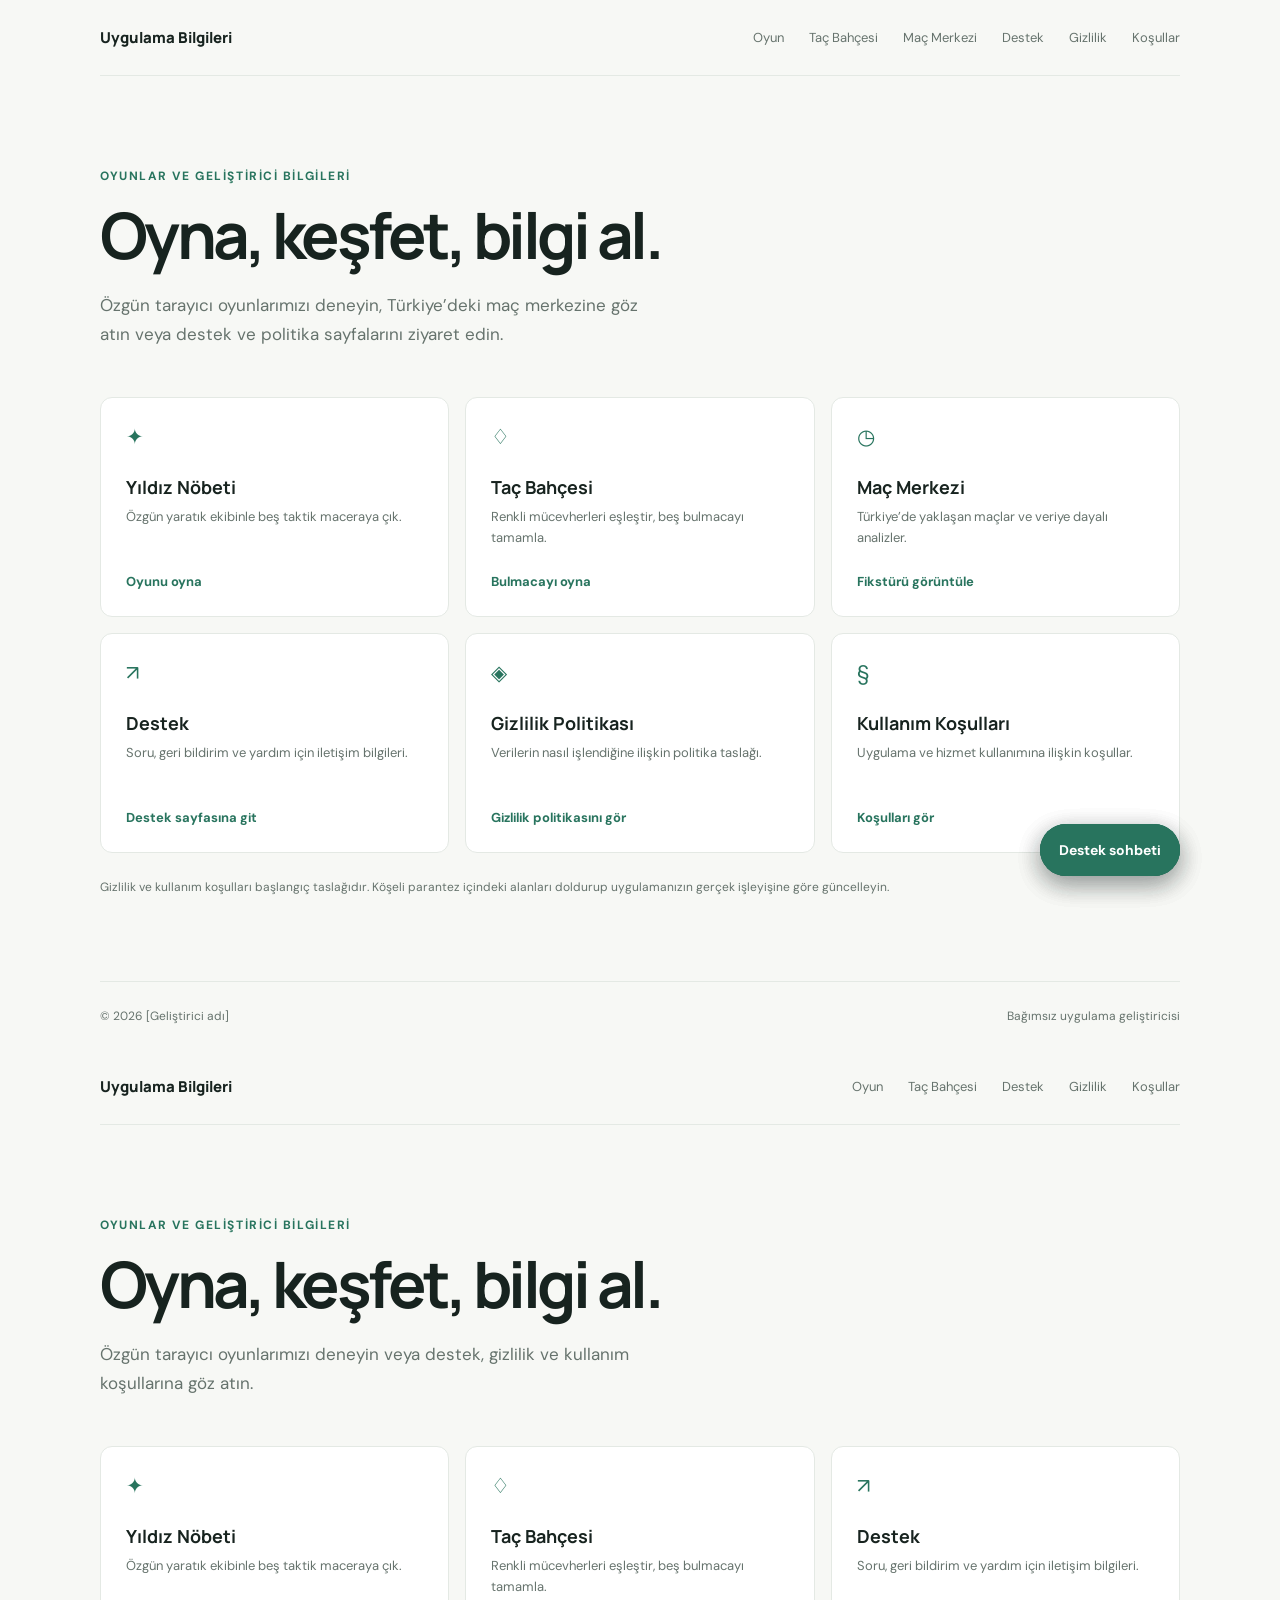
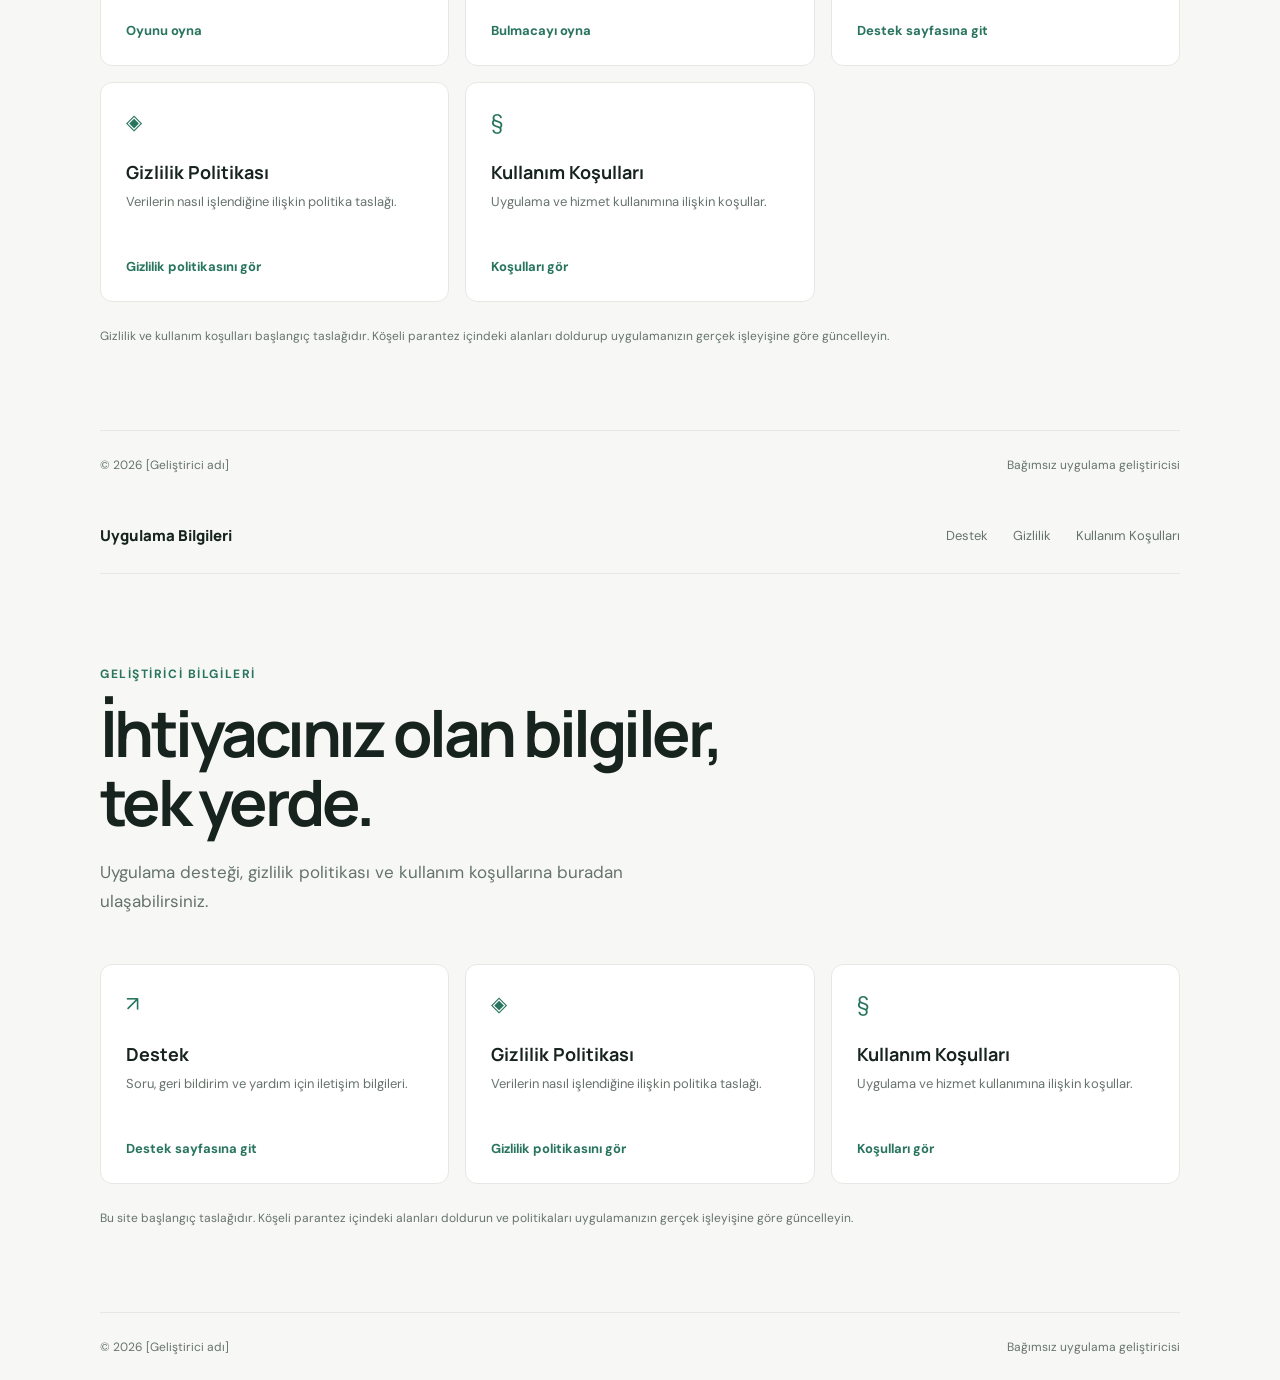
<file: index.html>
<!doctype html>
<html lang="tr">
  <head>
    <meta charset="UTF-8" />
    <meta name="viewport" content="width=device-width, initial-scale=1.0" />
    <meta name="description" content="Oyunlar, Türkiye Süper Lig maç merkezi, destek ve geliştirici bilgileri." />
    <title>Uygulama Bilgileri</title>
    <link rel="stylesheet" href="styles.css" />
    <script src="chatbot.js" defer></script>
  </head>
  <body>
    <header class="site-header">
      <a class="brand" href="index.html">Uygulama Bilgileri</a>
      <nav aria-label="Ana menü">
        <a href="game.html">Oyun</a>
        <a href="match.html">Taç Bahçesi</a>
        <a href="fixtures.html">Maç Merkezi</a>
        <a href="support.html">Destek</a>
        <a href="privacy.html">Gizlilik</a>
        <a href="terms.html">Koşullar</a>
      </nav>
    </header>
    <main class="hero">
      <p class="eyebrow">Oyunlar ve geliştirici bilgileri</p>
      <h1>Oyna, keşfet, bilgi al.</h1>
      <p class="intro">Özgün tarayıcı oyunlarımızı deneyin, Türkiye’deki maç merkezine göz atın veya destek ve politika sayfalarını ziyaret edin.</p>
      <div class="card-grid">
        <a class="card" href="game.html"><span class="card-icon" aria-hidden="true">✦</span><h2>Yıldız Nöbeti</h2><p>Özgün yaratık ekibinle beş taktik maceraya çık.</p><span class="card-link">Oyunu oyna</span></a>
        <a class="card" href="match.html"><span class="card-icon" aria-hidden="true">♢</span><h2>Taç Bahçesi</h2><p>Renkli mücevherleri eşleştir, beş bulmacayı tamamla.</p><span class="card-link">Bulmacayı oyna</span></a>
        <a class="card" href="fixtures.html"><span class="card-icon" aria-hidden="true">◷</span><h2>Maç Merkezi</h2><p>Türkiye’de yaklaşan maçlar ve veriye dayalı analizler.</p><span class="card-link">Fikstürü görüntüle</span></a>
        <a class="card" href="support.html"><span class="card-icon" aria-hidden="true">↗</span><h2>Destek</h2><p>Soru, geri bildirim ve yardım için iletişim bilgileri.</p><span class="card-link">Destek sayfasına git</span></a>
        <a class="card" href="privacy.html"><span class="card-icon" aria-hidden="true">◈</span><h2>Gizlilik Politikası</h2><p>Verilerin nasıl işlendiğine ilişkin politika taslağı.</p><span class="card-link">Gizlilik politikasını gör</span></a>
        <a class="card" href="terms.html"><span class="card-icon" aria-hidden="true">§</span><h2>Kullanım Koşulları</h2><p>Uygulama ve hizmet kullanımına ilişkin koşullar.</p><span class="card-link">Koşulları gör</span></a>
      </div>
      <p class="draft-note">Gizlilik ve kullanım koşulları başlangıç taslağıdır. Köşeli parantez içindeki alanları doldurup uygulamanızın gerçek işleyişine göre güncelleyin.</p>
    </main>
    <footer class="site-footer"><span>© 2026 [Geliştirici adı]</span><span>Bağımsız uygulama geliştiricisi</span></footer>
  </body>
</html><!doctype html>
<html lang="tr">
  <head>
    <meta charset="UTF-8" />
    <meta name="viewport" content="width=device-width, initial-scale=1.0" />
    <meta name="description" content="Uygulama oyunları, destek, gizlilik politikası ve kullanım koşulları." />
    <title>Uygulama Bilgileri</title>
    <link rel="stylesheet" href="styles.css" />
    <script src="chatbot.js" defer></script>
  </head>
  <body>
    <header class="site-header">
      <a class="brand" href="index.html">Uygulama Bilgileri</a>
      <nav aria-label="Ana menü">
        <a href="game.html">Oyun</a>
        <a href="match.html">Taç Bahçesi</a>
        <a href="support.html">Destek</a>
        <a href="privacy.html">Gizlilik</a>
        <a href="terms.html">Koşullar</a>
      </nav>
    </header>
    <main class="hero">
      <p class="eyebrow">Oyunlar ve geliştirici bilgileri</p>
      <h1>Oyna, keşfet, bilgi al.</h1>
      <p class="intro">Özgün tarayıcı oyunlarımızı deneyin veya destek, gizlilik ve kullanım koşullarına göz atın.</p>
      <div class="card-grid">
        <a class="card" href="game.html">
          <span class="card-icon" aria-hidden="true">✦</span>
          <h2>Yıldız Nöbeti</h2>
          <p>Özgün yaratık ekibinle beş taktik maceraya çık.</p>
          <span class="card-link">Oyunu oyna</span>
        </a>
        <a class="card" href="match.html">
          <span class="card-icon" aria-hidden="true">♢</span>
          <h2>Taç Bahçesi</h2>
          <p>Renkli mücevherleri eşleştir, beş bulmacayı tamamla.</p>
          <span class="card-link">Bulmacayı oyna</span>
        </a>
        <a class="card" href="support.html">
          <span class="card-icon" aria-hidden="true">↗</span>
          <h2>Destek</h2>
          <p>Soru, geri bildirim ve yardım için iletişim bilgileri.</p>
          <span class="card-link">Destek sayfasına git</span>
        </a>
        <a class="card" href="privacy.html">
          <span class="card-icon" aria-hidden="true">◈</span>
          <h2>Gizlilik Politikası</h2>
          <p>Verilerin nasıl işlendiğine ilişkin politika taslağı.</p>
          <span class="card-link">Gizlilik politikasını gör</span>
        </a>
        <a class="card" href="terms.html">
          <span class="card-icon" aria-hidden="true">§</span>
          <h2>Kullanım Koşulları</h2>
          <p>Uygulama ve hizmet kullanımına ilişkin koşullar.</p>
          <span class="card-link">Koşulları gör</span>
        </a>
      </div>
      <p class="draft-note">Gizlilik ve kullanım koşulları başlangıç taslağıdır. Köşeli parantez içindeki alanları doldurup uygulamanızın gerçek işleyişine göre güncelleyin.</p>
    </main>
    <footer class="site-footer">
      <span>© 2026 [Geliştirici adı]</span>
      <span>Bağımsız uygulama geliştiricisi</span>
    </footer>
  </body>
</html><!doctype html>
<html lang="tr">
  <head>
    <meta charset="UTF-8" />
    <meta name="viewport" content="width=device-width, initial-scale=1.0" />
    <meta
      name="description"
      content="Uygulama desteği, gizlilik politikası ve kullanım koşulları."
    />
    <title>Uygulama Bilgileri</title>
    <link rel="stylesheet" href="styles.css" />
    <script src="chatbot.js" defer></script>
  </head>
  <body>
    <header class="site-header">
      <a class="brand" href="index.html">Uygulama Bilgileri</a>
      <nav aria-label="Ana menü">
        <a href="support.html">Destek</a>
        <a href="privacy.html">Gizlilik</a>
        <a href="terms.html">Kullanım Koşulları</a>
      </nav>
    </header>

    <main class="hero">
      <p class="eyebrow">Geliştirici bilgileri</p>
      <h1>İhtiyacınız olan bilgiler, tek yerde.</h1>
      <p class="intro">
        Uygulama desteği, gizlilik politikası ve kullanım koşullarına buradan
        ulaşabilirsiniz.
      </p>
      <div class="card-grid">
        <a class="card" href="support.html">
          <span class="card-icon" aria-hidden="true">↗</span>
          <h2>Destek</h2>
          <p>Soru, geri bildirim ve yardım için iletişim bilgileri.</p>
          <span class="card-link">Destek sayfasına git</span>
        </a>
        <a class="card" href="privacy.html">
          <span class="card-icon" aria-hidden="true">◈</span>
          <h2>Gizlilik Politikası</h2>
          <p>Verilerin nasıl işlendiğine ilişkin politika taslağı.</p>
          <span class="card-link">Gizlilik politikasını gör</span>
        </a>
        <a class="card" href="terms.html">
          <span class="card-icon" aria-hidden="true">§</span>
          <h2>Kullanım Koşulları</h2>
          <p>Uygulama ve hizmet kullanımına ilişkin koşullar.</p>
          <span class="card-link">Koşulları gör</span>
        </a>
      </div>
      <p class="draft-note">
        Bu site başlangıç taslağıdır. Köşeli parantez içindeki alanları doldurun
        ve politikaları uygulamanızın gerçek işleyişine göre güncelleyin.
      </p>
    </main>

    <footer class="site-footer">
      <span>© <span id="year">2026</span> [Geliştirici adı]</span>
      <span>Bağımsız uygulama geliştiricisi</span>
    </footer>
  </body>
</html>
</file>
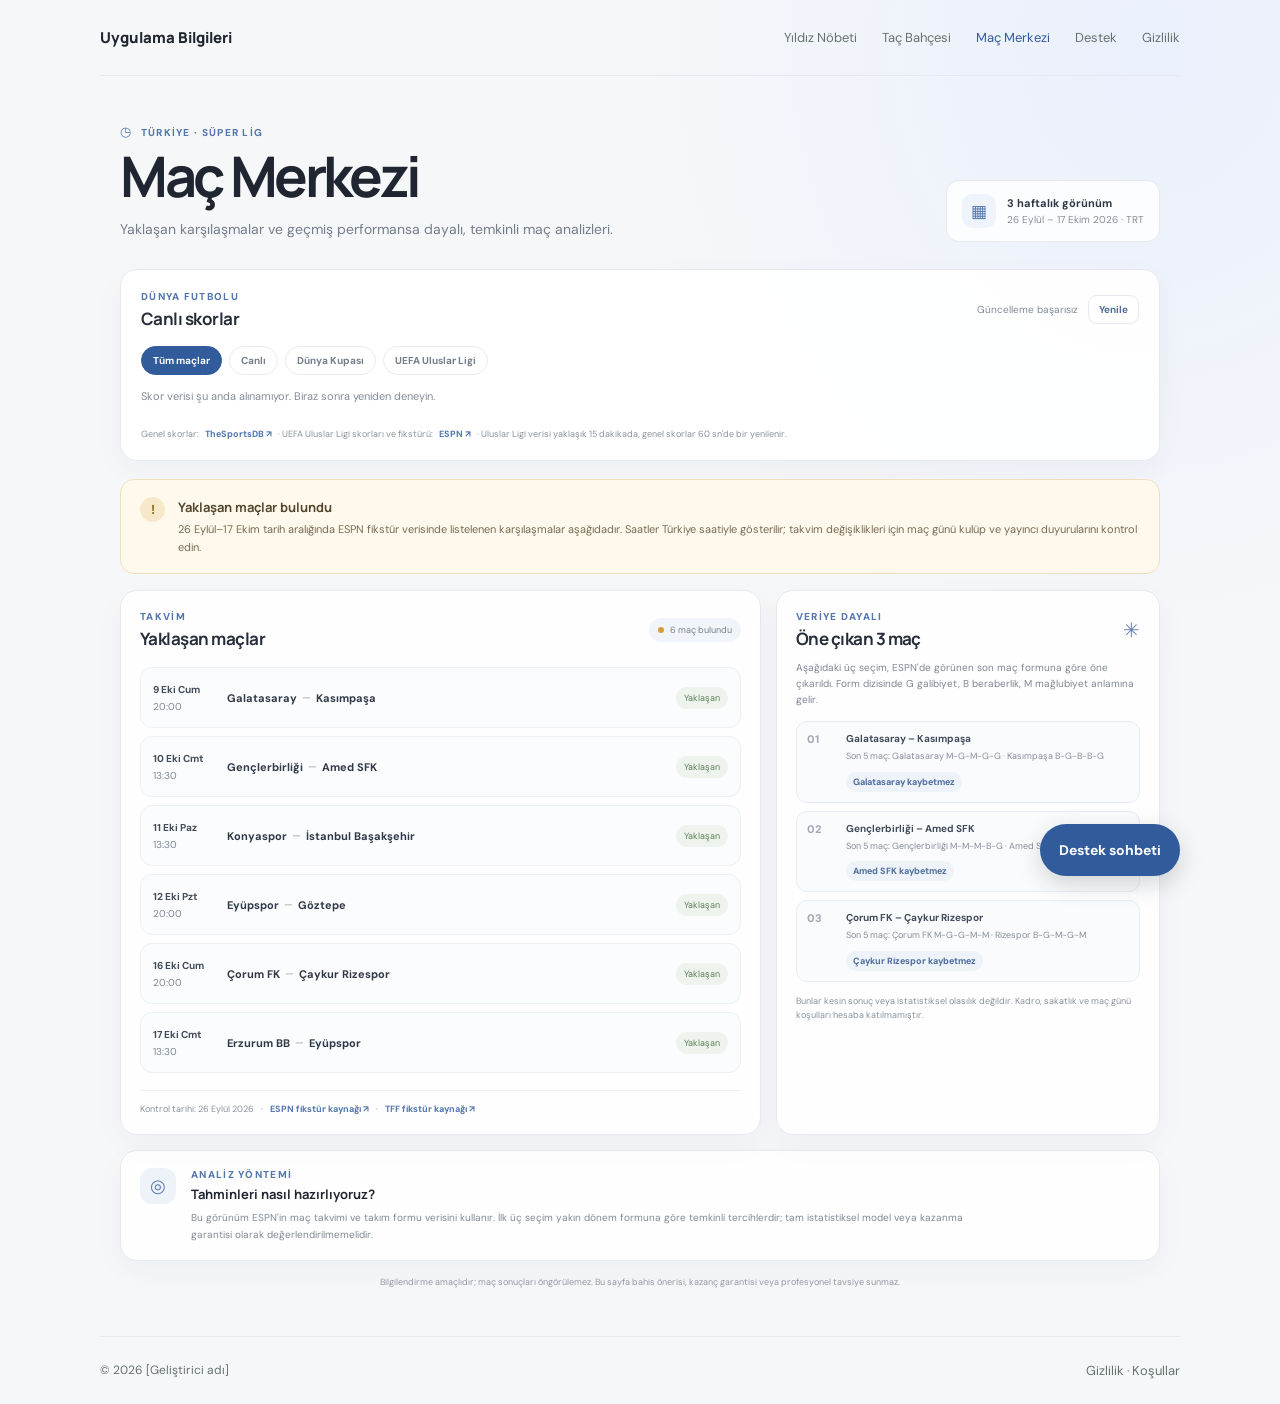
<file: fixtures.html>
<!doctype html>
<html lang="tr">
  <head>
    <meta charset="UTF-8" />
    <meta name="viewport" content="width=device-width, initial-scale=1.0" />
    <meta
      name="description"
      content="Türkiye Süper Lig yaklaşan maç takvimi ve geçmiş performanslara dayalı analizler."
    />
    <meta name="theme-color" content="#f5f6f8" />
    <title>Maç Merkezi | Uygulama Bilgileri</title>
    <link rel="stylesheet" href="styles.css" />
    <link rel="stylesheet" href="fixtures.css?v=20260926-live8" />
    <script src="fixtures.js?v=20260926-live8" defer></script>
    <script src="chatbot.js" defer></script>
  </head>
  <body class="fixtures-body">
    <header class="site-header">
      <a class="brand" href="index.html">Uygulama Bilgileri</a>
      <nav aria-label="Ana menü">
        <a href="game.html">Yıldız Nöbeti</a>
        <a href="match.html">Taç Bahçesi</a>
        <a aria-current="page" href="fixtures.html">Maç Merkezi</a>
        <a href="support.html">Destek</a>
        <a href="privacy.html">Gizlilik</a>
      </nav>
    </header>

    <main class="fixtures-shell">
      <section class="fixtures-hero">
        <div class="hero-copy">
          <p class="fixtures-eyebrow"><span aria-hidden="true">◷</span> TÜRKİYE · SÜPER LİG</p>
          <h1>Maç Merkezi</h1>
          <p>
            Yaklaşan karşılaşmalar ve geçmiş performansa dayalı, temkinli maç
            analizleri.
          </p>
        </div>
        <div class="range-card" aria-label="Takvim aralığı">
          <span class="range-icon" aria-hidden="true">▦</span>
          <span><strong>3 haftalık görünüm</strong><small>26 Eylül – 17 Ekim 2026 · TRT</small></span>
        </div>
      </section>

      <section class="live-score-panel" aria-labelledby="live-score-title">
        <div class="panel-heading live-score-heading">
          <div>
            <p class="fixtures-eyebrow">DÜNYA FUTBOLU</p>
            <h2 id="live-score-title">Canlı skorlar</h2>
          </div>
          <div class="live-score-actions">
            <span class="live-update" id="live-update" aria-live="polite">Skorlar yükleniyor…</span>
            <button class="refresh-button" id="refresh-scores" type="button">Yenile</button>
          </div>
        </div>
        <div class="score-filters" role="group" aria-label="Maç filtresi">
          <button class="score-filter is-active" type="button" data-filter="all" aria-pressed="true">Tüm maçlar</button>
          <button class="score-filter" type="button" data-filter="live" aria-pressed="false">Canlı</button>
          <button class="score-filter" type="button" data-filter="world-cup" aria-pressed="false">Dünya Kupası</button>
          <button class="score-filter" type="button" data-filter="nations-league" aria-pressed="false">UEFA Uluslar Ligi</button>
        </div>
        <div class="nations-dashboard" id="nations-dashboard" hidden>
          <div class="nations-controls">
            <label class="nations-group-control" for="nations-group-filter">
              <span>Grup seç</span>
              <select id="nations-group-filter" aria-label="Uluslar Ligi grubu">
                <option value="all">Tüm gruplar</option>
              </select>
            </label>
            <div class="nations-status-filter" role="group" aria-label="Maç durumu">
              <button class="nations-status-button is-active" type="button" data-nations-status="all" aria-pressed="true">Tümü</button>
              <button class="nations-status-button" type="button" data-nations-status="in" aria-pressed="false">Canlı</button>
              <button class="nations-status-button" type="button" data-nations-status="post" aria-pressed="false">Biten</button>
              <button class="nations-status-button" type="button" data-nations-status="pre" aria-pressed="false">Başlamayan</button>
            </div>
          </div>
          <div class="nations-summary" id="nations-summary" aria-label="Maç özeti"></div>
        </div>
        <p class="score-message" id="score-message" role="status">Bugünün maçları alınıyor.</p>
        <div class="score-list" id="score-list" aria-live="polite"></div>
        <div class="score-source">
          <span>Genel skorlar:</span>
          <a href="https://www.thesportsdb.com/" target="_blank" rel="noreferrer">TheSportsDB ↗</a>
          <span>· UEFA Uluslar Ligi skorları ve fikstürü:</span>
          <a href="https://www.espn.com/soccer/fixtures/_/league/uefa.nations" target="_blank" rel="noreferrer">ESPN ↗</a>
          <span>· Uluslar Ligi verisi yaklaşık 15 dakikada, genel skorlar 60 sn'de bir yenilenir.</span>
        </div>
      </section>

      <section class="verification-banner" aria-labelledby="verification-title">
        <span class="verification-icon" aria-hidden="true">!</span>
        <div>
          <h2 id="verification-title">Yaklaşan maçlar bulundu</h2>
          <p>
            26 Eylül–17 Ekim tarih aralığında ESPN fikstür verisinde listelenen
            karşılaşmalar aşağıdadır. Saatler Türkiye saatiyle gösterilir;
            takvim değişiklikleri için maç günü kulüp ve yayıncı duyurularını
            kontrol edin.
          </p>
        </div>
      </section>

      <section class="match-dashboard" aria-label="Yaklaşan maçlar ve öne çıkan analizler">
        <div class="upcoming-panel">
          <div class="panel-heading">
            <div>
              <p class="fixtures-eyebrow">TAKVİM</p>
              <h2>Yaklaşan maçlar</h2>
            </div>
            <span class="live-badge"><span aria-hidden="true"></span> 6 maç bulundu</span>
          </div>
          <div class="empty-fixtures" id="empty-fixtures">
            <div class="empty-icon" aria-hidden="true">◷</div>
            <h3>Doğrulanmış maç listesi yok</h3>
            <p>
              Tarih, başlama saati ve iki takım da güvenilir bir fikstür
              kaynağından teyit edilince burada gösterilecek.
            </p>
          </div>
          <div class="fixture-list" id="fixture-list" hidden></div>
          <div class="source-row">
            <span>Kontrol tarihi: 26 Eylül 2026</span>
            <span>·</span>
            <a href="https://www.espn.com/soccer/fixtures/_/league/tur.1" target="_blank" rel="noreferrer">ESPN fikstür kaynağı ↗</a>
            <span>·</span>
            <a href="https://www.tff.org/default.aspx?pageID=198" target="_blank" rel="noreferrer">TFF fikstür kaynağı ↗</a>
          </div>
        </div>

        <aside class="picks-panel" aria-labelledby="picks-title">
          <div class="panel-heading">
            <div>
              <p class="fixtures-eyebrow">VERİYE DAYALI</p>
              <h2 id="picks-title">Öne çıkan 3 maç</h2>
            </div>
            <span class="sparkle" aria-hidden="true">✳</span>
          </div>
          <p class="picks-intro">
            Aşağıdaki üç seçim, ESPN'de görünen son maç formuna göre öne çıkarıldı.
            Form dizisinde G galibiyet, B beraberlik, M mağlubiyet anlamına gelir.
          </p>
          <ol class="pick-list" id="pick-list">
            <li class="pick-placeholder">
              <span class="pick-rank">01</span>
              <span><strong>Maç bekleniyor</strong><small>Fikstür teyidi gerekli</small></span>
              <span class="pick-confidence">—</span>
            </li>
            <li class="pick-placeholder">
              <span class="pick-rank">02</span>
              <span><strong>Maç bekleniyor</strong><small>Geçmiş performans gerekli</small></span>
              <span class="pick-confidence">—</span>
            </li>
            <li class="pick-placeholder">
              <span class="pick-rank">03</span>
              <span><strong>Maç bekleniyor</strong><small>Form verisi gerekli</small></span>
              <span class="pick-confidence">—</span>
            </li>
          </ol>
          <p class="method-note">
            Bunlar kesin sonuç veya istatistiksel olasılık değildir. Kadro,
            sakatlık ve maç günü koşulları hesaba katılmamıştır.
          </p>
        </aside>
      </section>

      <section class="method-card" aria-labelledby="method-title">
        <span class="method-icon" aria-hidden="true">◎</span>
        <div>
          <p class="fixtures-eyebrow">ANALİZ YÖNTEMİ</p>
          <h2 id="method-title">Tahminleri nasıl hazırlıyoruz?</h2>
          <p>
            Bu görünüm ESPN'in maç takvimi ve takım formu verisini kullanır.
            İlk üç seçim yakın dönem formuna göre temkinli tercihlerdir; tam
            istatistiksel model veya kazanma garantisi olarak değerlendirilmemelidir.
          </p>
        </div>
      </section>

      <p class="disclaimer">
        Bilgilendirme amaçlıdır; maç sonuçları öngörülemez. Bu sayfa bahis önerisi,
        kazanç garantisi veya profesyonel tavsiye sunmaz.
      </p>
    </main>

    <footer class="site-footer">
      <span>© 2026 [Geliştirici adı]</span>
      <span><a href="privacy.html">Gizlilik</a> · <a href="terms.html">Koşullar</a></span>
    </footer>
  </body>
</html>
</file>
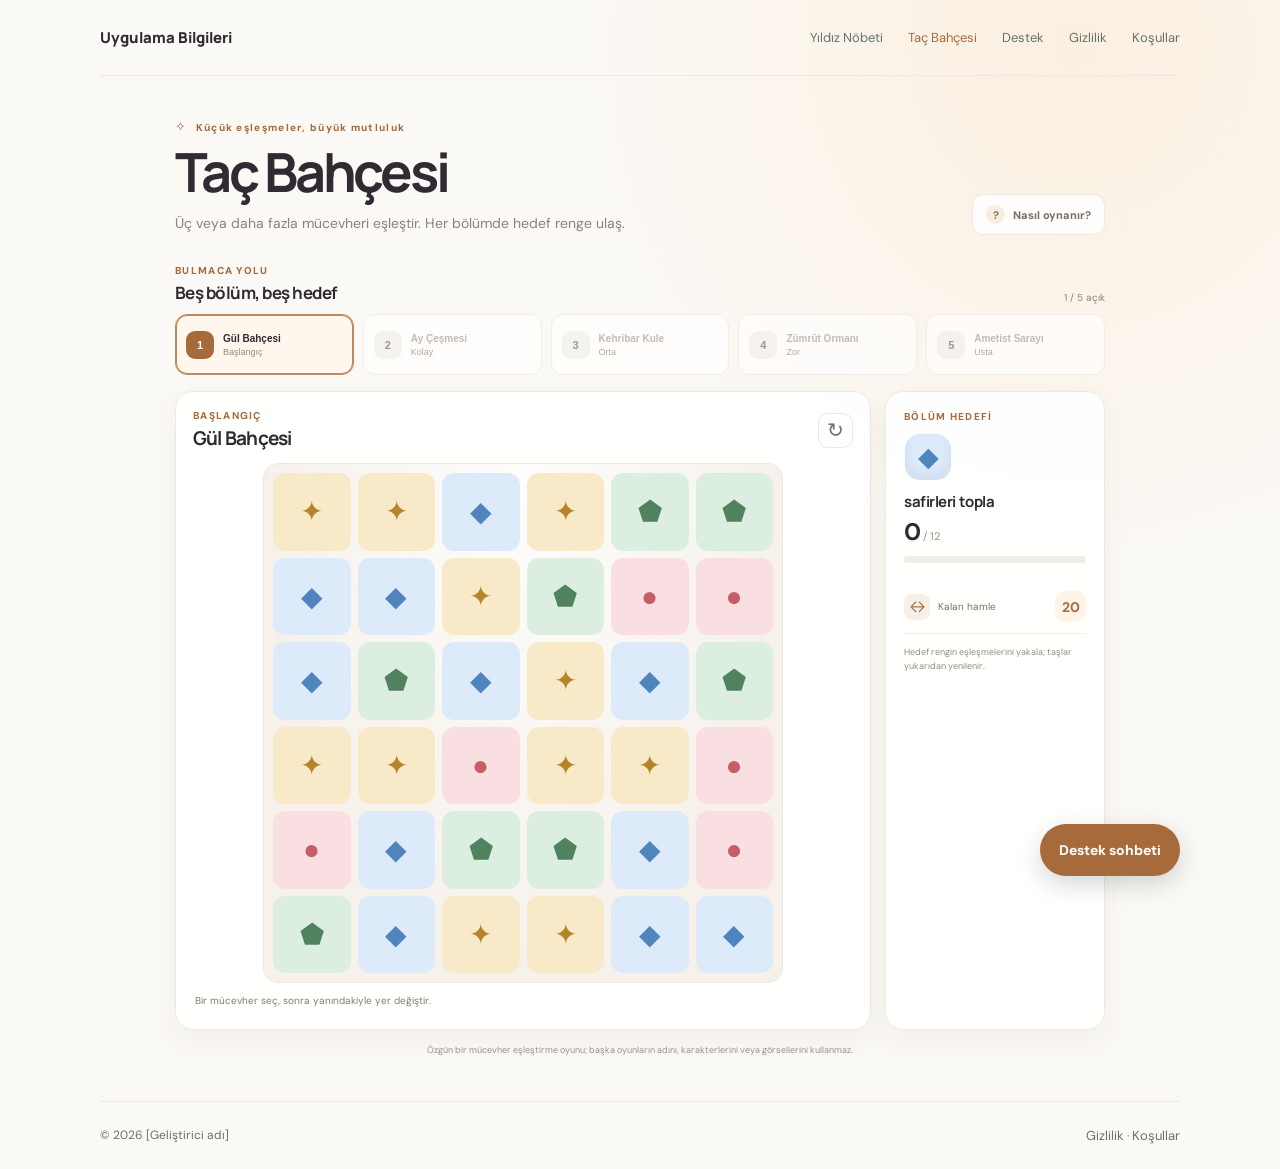
<file: match.html>
<!doctype html>
<html lang="tr">
  <head>
    <meta charset="UTF-8" />
    <meta name="viewport" content="width=device-width, initial-scale=1.0" />
    <meta name="description" content="Taç Bahçesi: beş aşamalı, dokunmatik uyumlu mücevher eşleştirme bulmacası." />
    <meta name="theme-color" content="#fbf8f2" />
    <title>Taç Bahçesi | Uygulama Bilgileri</title>
    <link rel="stylesheet" href="styles.css" />
    <link rel="stylesheet" href="match.css" />
    <script src="match.js" defer></script>
    <script src="chatbot.js" defer></script>
  </head>
  <body class="match-body">
    <header class="site-header">
      <a class="brand" href="index.html">Uygulama Bilgileri</a>
      <nav aria-label="Ana menü">
        <a href="game.html">Yıldız Nöbeti</a>
        <a aria-current="page" href="match.html">Taç Bahçesi</a>
        <a href="support.html">Destek</a>
        <a href="privacy.html">Gizlilik</a>
        <a href="terms.html">Koşullar</a>
      </nav>
    </header>

    <main class="match-shell">
      <section class="match-hero">
        <div>
          <p class="match-eyebrow"><span aria-hidden="true">✧</span> Küçük eşleşmeler, büyük mutluluk</p>
          <h1>Taç Bahçesi</h1>
          <p>Üç veya daha fazla mücevheri eşleştir. Her bölümde hedef renge ulaş.</p>
        </div>
        <button class="match-help" id="match-help" type="button" aria-label="Nasıl oynanır?">
          <span aria-hidden="true">?</span><span class="help-label">Nasıl oynanır?</span>
        </button>
      </section>

      <section class="chapter-section" aria-label="Beş bulmaca bölümü">
        <div class="chapter-heading">
          <div>
            <p class="match-eyebrow">BULMACA YOLU</p>
            <h2>Beş bölüm, beş hedef</h2>
          </div>
          <p id="chapter-progress" aria-live="polite"></p>
        </div>
        <div class="chapter-list" id="chapter-list"></div>
      </section>

      <section class="puzzle-layout" aria-label="Mücevher bulmacası">
        <div class="puzzle-card">
          <div class="puzzle-heading">
            <div>
              <p class="match-eyebrow" id="chapter-difficulty">BAŞLANGIÇ</p>
              <h2 id="chapter-title">Gül Bahçesi</h2>
            </div>
            <button class="match-restart" id="restart-chapter" type="button" aria-label="Bölümü yeniden başlat">↻</button>
          </div>
          <div class="jewel-board-frame">
            <div class="jewel-board" id="jewel-board" role="grid" aria-label="Taç Bahçesi mücevher tahtası"></div>
          </div>
          <p class="puzzle-message" id="puzzle-message" role="status" aria-live="polite">
            Bir mücevher seç, sonra yanındakiyle yer değiştir.
          </p>
        </div>

        <aside class="goal-card" aria-label="Bölüm hedefi">
          <p class="match-eyebrow">BÖLÜM HEDEFİ</p>
          <div class="goal-jewel" id="goal-jewel" aria-hidden="true">●</div>
          <h2 id="goal-title">Safirleri topla</h2>
          <p class="goal-count"><strong id="collected-count">0</strong><span> / <span id="target-count">12</span></span></p>
          <div class="collection-track" aria-label="Hedef ilerlemesi">
            <div class="collection-fill" id="collection-fill"></div>
          </div>
          <div class="moves-panel">
            <span aria-hidden="true">↔</span>
            <span>Kalan hamle</span>
            <strong id="moves-count">18</strong>
          </div>
          <p class="goal-tip" id="goal-tip">Hedef rengin eşleşmelerini yakala; taşlar yukarıdan yenilenir.</p>
          <button class="next-chapter" id="next-chapter" type="button" hidden>
            Sonraki bölüm <span aria-hidden="true">→</span>
          </button>
          <button class="retry-chapter" id="retry-chapter" type="button" hidden>Yeniden dene</button>
        </aside>
      </section>
      <p class="match-disclaimer">
        Özgün bir mücevher eşleştirme oyunu; başka oyunların adını, karakterlerini veya görsellerini kullanmaz.
      </p>
    </main>

    <dialog class="match-dialog" id="match-dialog">
      <form method="dialog"><button class="match-dialog-close" aria-label="Kapat">×</button></form>
      <p class="match-eyebrow">ÜÇ ADIMDA OYNA</p>
      <h2>Mücevherleri eşleştir</h2>
      <ol>
        <li>Bir mücevhere, sonra hemen yanındaki mücevhere dokun.</li>
        <li>Yatay veya dikey en az üç aynı taşı bir araya getir.</li>
        <li>Hedef mücevherlerden yeterince topla; hamlelerini iyi kullan.</li>
      </ol>
      <p>Bir hamle eşleşme oluşturmazsa taşlar eski yerine döner ve hamle sayısı azalmaz.</p>
      <form method="dialog"><button class="match-dialog-done">Oyuna dön</button></form>
    </dialog>

    <footer class="site-footer">
      <span>© 2026 [Geliştirici adı]</span>
      <span><a href="privacy.html">Gizlilik</a> · <a href="terms.html">Koşullar</a></span>
    </footer>
  </body>
</html>
</file>
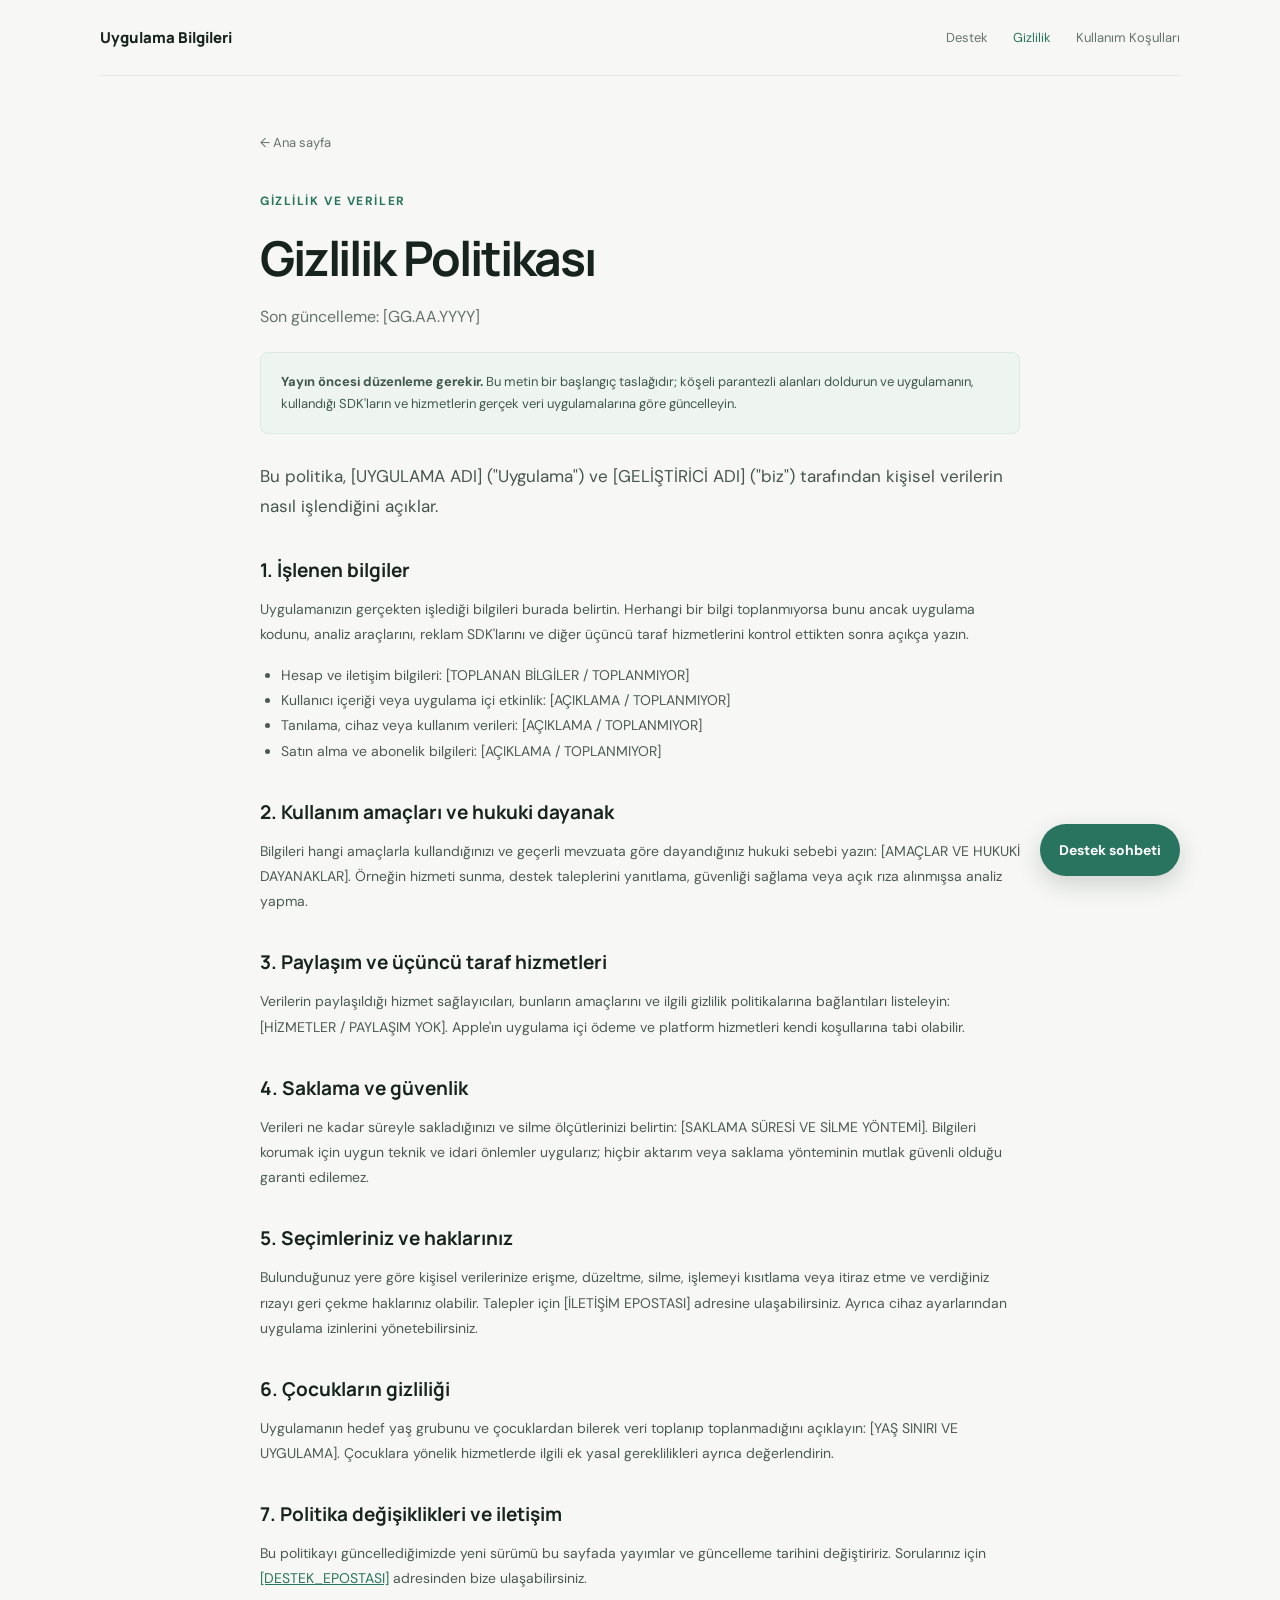
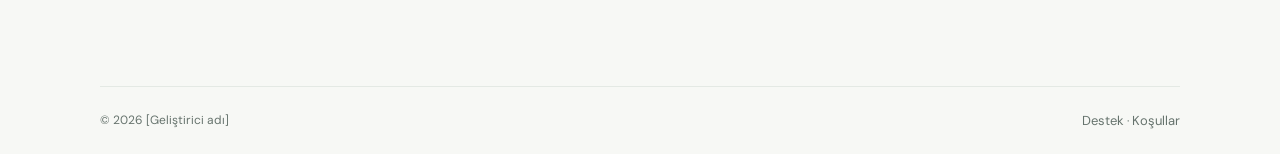
<file: privacy.html>
<!doctype html>
<html lang="tr">
  <head>
    <meta charset="UTF-8" />
    <meta name="viewport" content="width=device-width, initial-scale=1.0" />
    <meta name="description" content="Uygulamanın gizlilik politikası." />
    <title>Gizlilik Politikası | Uygulama Bilgileri</title>
    <link rel="stylesheet" href="styles.css" />
    <script src="chatbot.js" defer></script>
  </head>
  <body>
    <header class="site-header">
      <a class="brand" href="index.html">Uygulama Bilgileri</a>
      <nav aria-label="Ana menü">
        <a href="support.html">Destek</a>
        <a aria-current="page" href="privacy.html">Gizlilik</a>
        <a href="terms.html">Kullanım Koşulları</a>
      </nav>
    </header>
    <main class="document">
      <a class="back-link" href="index.html">← Ana sayfa</a>
      <p class="eyebrow">Gizlilik ve veriler</p>
      <h1>Gizlilik Politikası</h1>
      <p class="muted">Son güncelleme: [GG.AA.YYYY]</p>
      <aside class="notice">
        <strong>Yayın öncesi düzenleme gerekir.</strong> Bu metin bir başlangıç
        taslağıdır; köşeli parantezli alanları doldurun ve uygulamanın,
        kullandığı SDK'ların ve hizmetlerin gerçek veri uygulamalarına göre
        güncelleyin.
      </aside>
      <p class="lead">
        Bu politika, [UYGULAMA ADI] ("Uygulama") ve [GELİŞTİRİCİ ADI] ("biz")
        tarafından kişisel verilerin nasıl işlendiğini açıklar.
      </p>
      <section>
        <h2>1. İşlenen bilgiler</h2>
        <p>
          Uygulamanızın gerçekten işlediği bilgileri burada belirtin. Herhangi
          bir bilgi toplanmıyorsa bunu ancak uygulama kodunu, analiz araçlarını,
          reklam SDK'larını ve diğer üçüncü taraf hizmetlerini kontrol ettikten
          sonra açıkça yazın.
        </p>
        <ul>
          <li>Hesap ve iletişim bilgileri: [TOPLANAN BİLGİLER / TOPLANMIYOR]</li>
          <li>
            Kullanıcı içeriği veya uygulama içi etkinlik: [AÇIKLAMA /
            TOPLANMIYOR]
          </li>
          <li>
            Tanılama, cihaz veya kullanım verileri: [AÇIKLAMA / TOPLANMIYOR]
          </li>
          <li>
            Satın alma ve abonelik bilgileri: [AÇIKLAMA / TOPLANMIYOR]
          </li>
        </ul>
      </section>
      <section>
        <h2>2. Kullanım amaçları ve hukuki dayanak</h2>
        <p>
          Bilgileri hangi amaçlarla kullandığınızı ve geçerli mevzuata göre
          dayandığınız hukuki sebebi yazın: [AMAÇLAR VE HUKUKİ DAYANAKLAR].
          Örneğin hizmeti sunma, destek taleplerini yanıtlama, güvenliği
          sağlama veya açık rıza alınmışsa analiz yapma.
        </p>
      </section>
      <section>
        <h2>3. Paylaşım ve üçüncü taraf hizmetleri</h2>
        <p>
          Verilerin paylaşıldığı hizmet sağlayıcıları, bunların amaçlarını ve
          ilgili gizlilik politikalarına bağlantıları listeleyin:
          [HİZMETLER / PAYLAŞIM YOK]. Apple'ın uygulama içi ödeme ve platform
          hizmetleri kendi koşullarına tabi olabilir.
        </p>
      </section>
      <section>
        <h2>4. Saklama ve güvenlik</h2>
        <p>
          Verileri ne kadar süreyle sakladığınızı ve silme ölçütlerinizi
          belirtin: [SAKLAMA SÜRESİ VE SİLME YÖNTEMİ]. Bilgileri korumak için
          uygun teknik ve idari önlemler uygularız; hiçbir aktarım veya saklama
          yönteminin mutlak güvenli olduğu garanti edilemez.
        </p>
      </section>
      <section>
        <h2>5. Seçimleriniz ve haklarınız</h2>
        <p>
          Bulunduğunuz yere göre kişisel verilerinize erişme, düzeltme, silme,
          işlemeyi kısıtlama veya itiraz etme ve verdiğiniz rızayı geri çekme
          haklarınız olabilir. Talepler için [İLETİŞİM EPOSTASI] adresine
          ulaşabilirsiniz. Ayrıca cihaz ayarlarından uygulama izinlerini
          yönetebilirsiniz.
        </p>
      </section>
      <section>
        <h2>6. Çocukların gizliliği</h2>
        <p>
          Uygulamanın hedef yaş grubunu ve çocuklardan bilerek veri toplanıp
          toplanmadığını açıklayın: [YAŞ SINIRI VE UYGULAMA]. Çocuklara yönelik
          hizmetlerde ilgili ek yasal gereklilikleri ayrıca değerlendirin.
        </p>
      </section>
      <section>
        <h2>7. Politika değişiklikleri ve iletişim</h2>
        <p>
          Bu politikayı güncellediğimizde yeni sürümü bu sayfada yayımlar ve
          güncelleme tarihini değiştiririz. Sorularınız için
          <a href="mailto:[DESTEK_EPOSTASI]">[DESTEK_EPOSTASI]</a> adresinden
          bize ulaşabilirsiniz.
        </p>
      </section>
    </main>
    <footer class="site-footer">
      <span>© 2026 [Geliştirici adı]</span>
      <span><a href="support.html">Destek</a> · <a href="terms.html">Koşullar</a></span>
    </footer>
  </body>
</html>
</file>
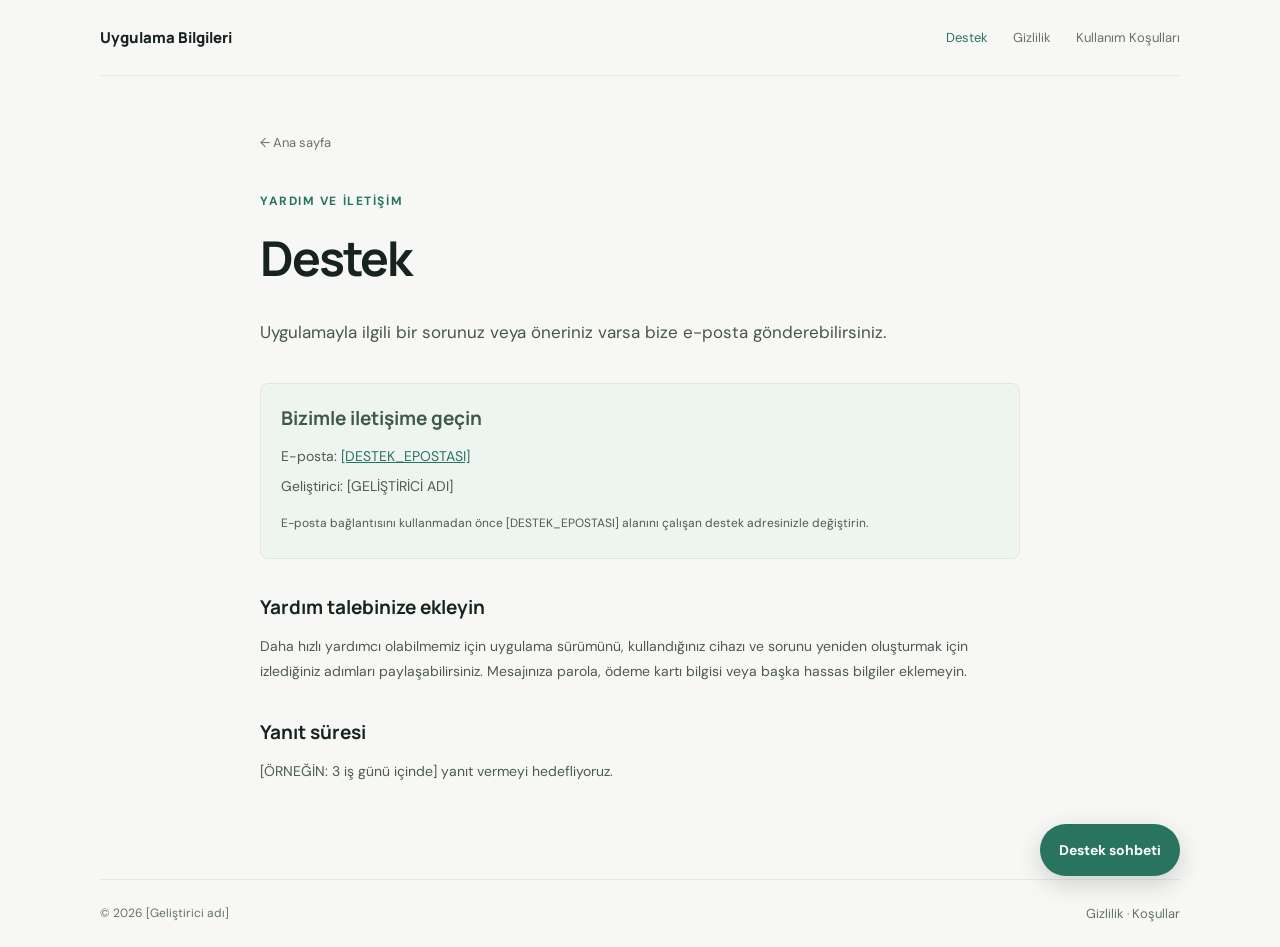
<file: support.html>
<!doctype html>
<html lang="tr">
  <head>
    <meta charset="UTF-8" />
    <meta name="viewport" content="width=device-width, initial-scale=1.0" />
    <meta name="description" content="Uygulama desteği ve iletişim bilgileri." />
    <title>Destek | Uygulama Bilgileri</title>
    <link rel="stylesheet" href="styles.css" />
    <script src="chatbot.js" defer></script>
  </head>
  <body>
    <header class="site-header">
      <a class="brand" href="index.html">Uygulama Bilgileri</a>
      <nav aria-label="Ana menü">
        <a aria-current="page" href="support.html">Destek</a>
        <a href="privacy.html">Gizlilik</a>
        <a href="terms.html">Kullanım Koşulları</a>
      </nav>
    </header>
    <main class="document">
      <a class="back-link" href="index.html">← Ana sayfa</a>
      <p class="eyebrow">Yardım ve iletişim</p>
      <h1>Destek</h1>
      <p class="lead">
        Uygulamayla ilgili bir sorunuz veya öneriniz varsa bize e-posta
        gönderebilirsiniz.
      </p>
      <section class="contact-panel">
        <h2>Bizimle iletişime geçin</h2>
        <p>
          E-posta:
          <a href="mailto:[DESTEK_EPOSTASI]">[DESTEK_EPOSTASI]</a>
        </p>
        <p>Geliştirici: [GELİŞTİRİCİ ADI]</p>
        <p class="muted">
          E-posta bağlantısını kullanmadan önce [DESTEK_EPOSTASI] alanını
          çalışan destek adresinizle değiştirin.
        </p>
      </section>
      <section>
        <h2>Yardım talebinize ekleyin</h2>
        <p>
          Daha hızlı yardımcı olabilmemiz için uygulama sürümünü, kullandığınız
          cihazı ve sorunu yeniden oluşturmak için izlediğiniz adımları
          paylaşabilirsiniz. Mesajınıza parola, ödeme kartı bilgisi veya başka
          hassas bilgiler eklemeyin.
        </p>
      </section>
      <section>
        <h2>Yanıt süresi</h2>
        <p>[ÖRNEĞİN: 3 iş günü içinde] yanıt vermeyi hedefliyoruz.</p>
      </section>
    </main>
    <footer class="site-footer">
      <span>© 2026 [Geliştirici adı]</span>
      <span><a href="privacy.html">Gizlilik</a> · <a href="terms.html">Koşullar</a></span>
    </footer>
  </body>
</html>
</file>
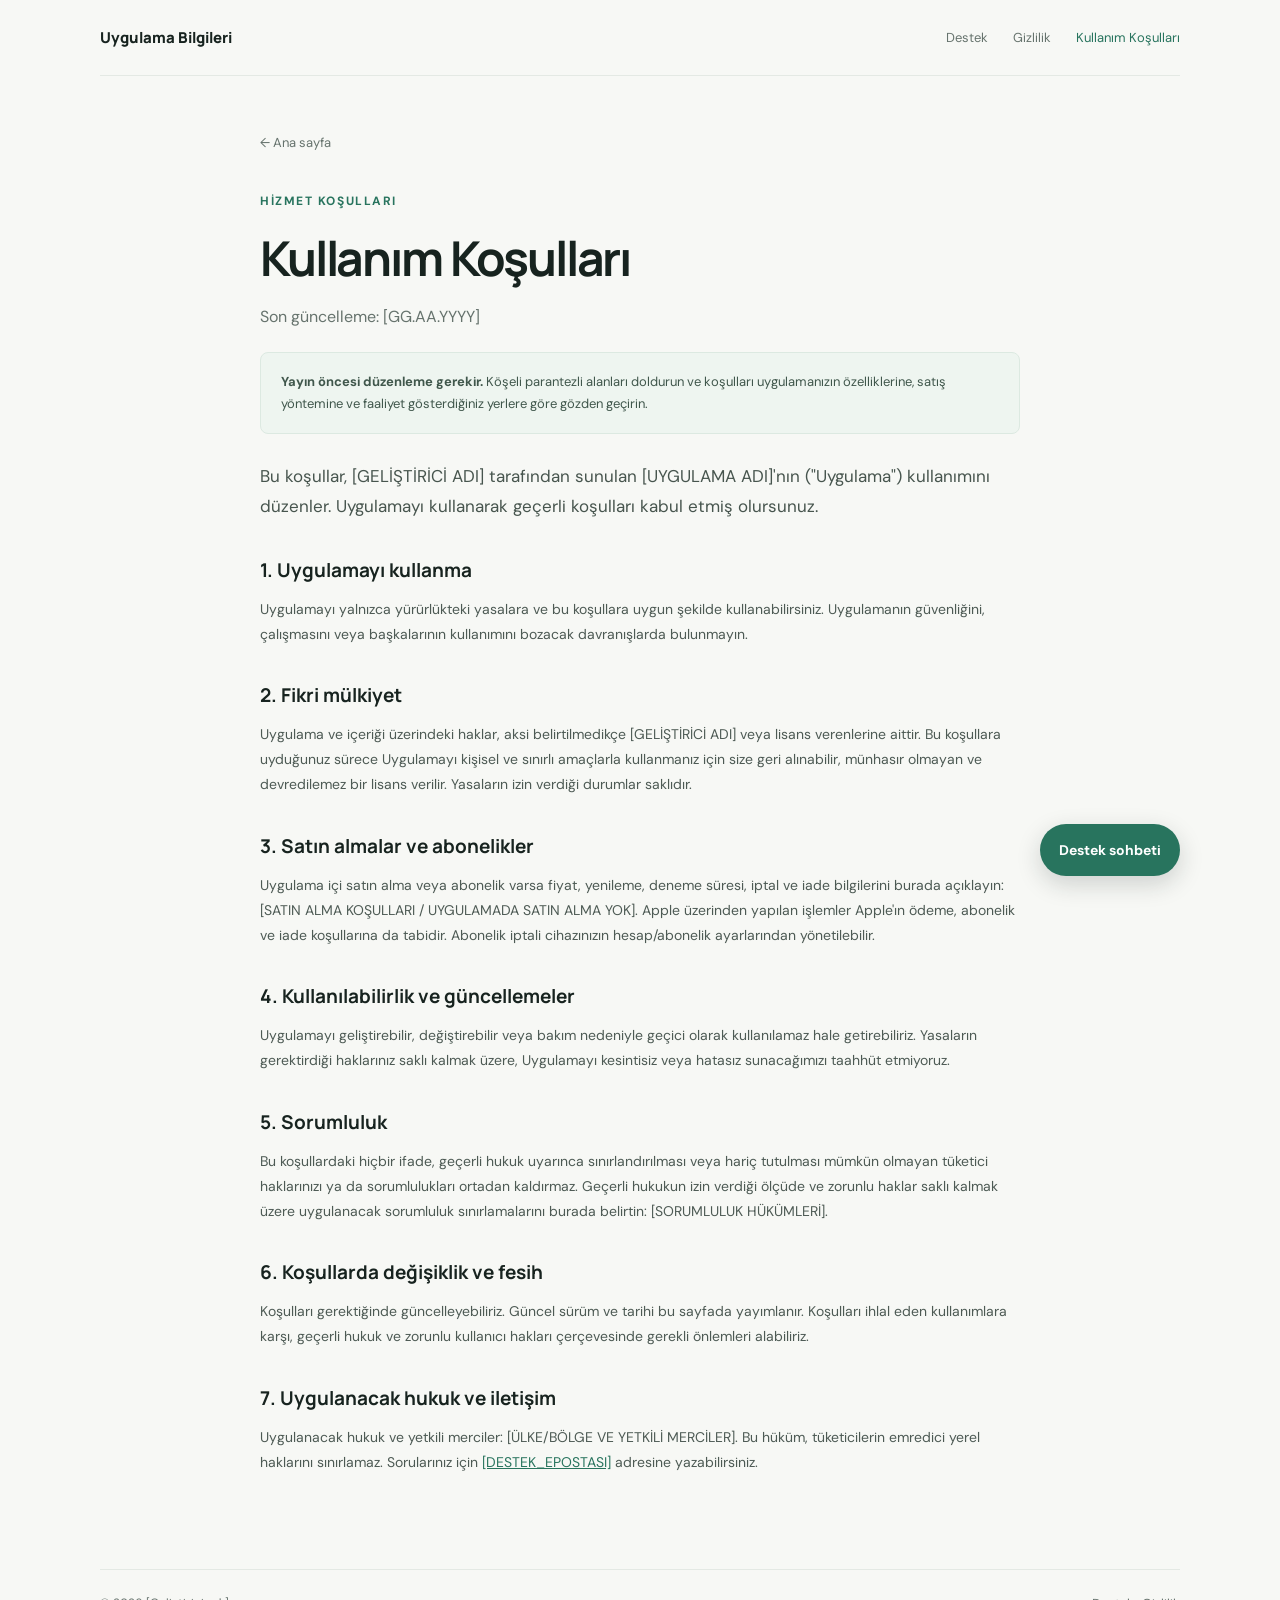
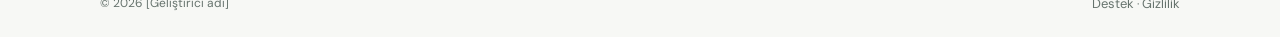
<file: terms.html>
<!doctype html>
<html lang="tr">
  <head>
    <meta charset="UTF-8" />
    <meta name="viewport" content="width=device-width, initial-scale=1.0" />
    <meta name="description" content="Uygulama kullanım koşulları." />
    <title>Kullanım Koşulları | Uygulama Bilgileri</title>
    <link rel="stylesheet" href="styles.css" />
    <script src="chatbot.js" defer></script>
  </head>
  <body>
    <header class="site-header">
      <a class="brand" href="index.html">Uygulama Bilgileri</a>
      <nav aria-label="Ana menü">
        <a href="support.html">Destek</a>
        <a href="privacy.html">Gizlilik</a>
        <a aria-current="page" href="terms.html">Kullanım Koşulları</a>
      </nav>
    </header>
    <main class="document">
      <a class="back-link" href="index.html">← Ana sayfa</a>
      <p class="eyebrow">Hizmet koşulları</p>
      <h1>Kullanım Koşulları</h1>
      <p class="muted">Son güncelleme: [GG.AA.YYYY]</p>
      <aside class="notice">
        <strong>Yayın öncesi düzenleme gerekir.</strong> Köşeli parantezli
        alanları doldurun ve koşulları uygulamanızın özelliklerine, satış
        yöntemine ve faaliyet gösterdiğiniz yerlere göre gözden geçirin.
      </aside>
      <p class="lead">
        Bu koşullar, [GELİŞTİRİCİ ADI] tarafından sunulan [UYGULAMA ADI]'nın
        ("Uygulama") kullanımını düzenler. Uygulamayı kullanarak geçerli
        koşulları kabul etmiş olursunuz.
      </p>
      <section>
        <h2>1. Uygulamayı kullanma</h2>
        <p>
          Uygulamayı yalnızca yürürlükteki yasalara ve bu koşullara uygun
          şekilde kullanabilirsiniz. Uygulamanın güvenliğini, çalışmasını veya
          başkalarının kullanımını bozacak davranışlarda bulunmayın.
        </p>
      </section>
      <section>
        <h2>2. Fikri mülkiyet</h2>
        <p>
          Uygulama ve içeriği üzerindeki haklar, aksi belirtilmedikçe
          [GELİŞTİRİCİ ADI] veya lisans verenlerine aittir. Bu koşullara
          uyduğunuz sürece Uygulamayı kişisel ve sınırlı amaçlarla kullanmanız
          için size geri alınabilir, münhasır olmayan ve devredilemez bir lisans
          verilir. Yasaların izin verdiği durumlar saklıdır.
        </p>
      </section>
      <section>
        <h2>3. Satın almalar ve abonelikler</h2>
        <p>
          Uygulama içi satın alma veya abonelik varsa fiyat, yenileme, deneme
          süresi, iptal ve iade bilgilerini burada açıklayın:
          [SATIN ALMA KOŞULLARI / UYGULAMADA SATIN ALMA YOK]. Apple üzerinden
          yapılan işlemler Apple'ın ödeme, abonelik ve iade koşullarına da
          tabidir. Abonelik iptali cihazınızın hesap/abonelik ayarlarından
          yönetilebilir.
        </p>
      </section>
      <section>
        <h2>4. Kullanılabilirlik ve güncellemeler</h2>
        <p>
          Uygulamayı geliştirebilir, değiştirebilir veya bakım nedeniyle geçici
          olarak kullanılamaz hale getirebiliriz. Yasaların gerektirdiği
          haklarınız saklı kalmak üzere, Uygulamayı kesintisiz veya hatasız
          sunacağımızı taahhüt etmiyoruz.
        </p>
      </section>
      <section>
        <h2>5. Sorumluluk</h2>
        <p>
          Bu koşullardaki hiçbir ifade, geçerli hukuk uyarınca sınırlandırılması
          veya hariç tutulması mümkün olmayan tüketici haklarınızı ya da
          sorumlulukları ortadan kaldırmaz. Geçerli hukukun izin verdiği ölçüde
          ve zorunlu haklar saklı kalmak üzere uygulanacak sorumluluk
          sınırlamalarını burada belirtin: [SORUMLULUK HÜKÜMLERİ].
        </p>
      </section>
      <section>
        <h2>6. Koşullarda değişiklik ve fesih</h2>
        <p>
          Koşulları gerektiğinde güncelleyebiliriz. Güncel sürüm ve tarihi bu
          sayfada yayımlanır. Koşulları ihlal eden kullanımlara karşı, geçerli
          hukuk ve zorunlu kullanıcı hakları çerçevesinde gerekli önlemleri
          alabiliriz.
        </p>
      </section>
      <section>
        <h2>7. Uygulanacak hukuk ve iletişim</h2>
        <p>
          Uygulanacak hukuk ve yetkili merciler: [ÜLKE/BÖLGE VE YETKİLİ
          MERCİLER]. Bu hüküm, tüketicilerin emredici yerel haklarını
          sınırlamaz. Sorularınız için
          <a href="mailto:[DESTEK_EPOSTASI]">[DESTEK_EPOSTASI]</a> adresine
          yazabilirsiniz.
        </p>
      </section>
    </main>
    <footer class="site-footer">
      <span>© 2026 [Geliştirici adı]</span>
      <span><a href="support.html">Destek</a> · <a href="privacy.html">Gizlilik</a></span>
    </footer>
  </body>
</html>
</file>
<file: styles.css>
@import url("https://fonts.googleapis.com/css2?family=DM+Sans:wght@400;500;600;700&family=Manrope:wght@400;500;600;700;800&display=swap");

:root {
  color-scheme: light;
  font-family: "DM Sans", "Segoe UI", sans-serif;
  color: #17231f;
  background: #f7f8f5;
  font-synthesis: none;
  text-rendering: optimizeLegibility;
  -webkit-font-smoothing: antialiased;
  --green: #28745e;
  --muted: #66736d;
  --line: #e4e9e4;
}

* {
  box-sizing: border-box;
}

body {
  min-width: 320px;
  min-height: 100vh;
  margin: 0;
  display: flex;
  flex-direction: column;
}

a {
  color: var(--green);
}

.site-header {
  width: min(1080px, calc(100% - 48px));
  min-height: 76px;
  margin: 0 auto;
  display: flex;
  align-items: center;
  justify-content: space-between;
  gap: 24px;
  border-bottom: 1px solid var(--line);
}

.brand {
  color: #17231f;
  font-family: Manrope, "Segoe UI", sans-serif;
  font-size: 15px;
  font-weight: 800;
  text-decoration: none;
}

nav {
  display: flex;
  flex-wrap: wrap;
  gap: 25px;
}

nav a,
.site-footer a {
  color: var(--muted);
  font-size: 13px;
  text-decoration: none;
}

nav a:hover,
nav a[aria-current="page"],
.site-footer a:hover {
  color: var(--green);
}

.hero {
  width: min(1080px, calc(100% - 48px));
  margin: auto;
  padding: 92px 0 84px;
}

.eyebrow {
  margin: 0 0 16px;
  color: var(--green);
  font-size: 12px;
  font-weight: 700;
  letter-spacing: 0.13em;
  text-transform: uppercase;
}

h1,
h2 {
  font-family: Manrope, "Segoe UI", sans-serif;
}

.hero h1 {
  max-width: 700px;
  margin: 0;
  font-size: clamp(38px, 6vw, 64px);
  letter-spacing: -0.055em;
  line-height: 1.08;
}

.intro {
  max-width: 570px;
  margin: 22px 0 48px;
  color: var(--muted);
  font-size: 17px;
  line-height: 1.7;
}

.card-grid {
  display: grid;
  grid-template-columns: repeat(3, 1fr);
  gap: 16px;
}

.card {
  min-height: 220px;
  padding: 25px;
  border: 1px solid var(--line);
  border-radius: 12px;
  background: #fff;
  color: inherit;
  text-decoration: none;
  transition: border-color 150ms ease, transform 150ms ease;
}

.card:hover {
  transform: translateY(-3px);
  border-color: #9bbbae;
}

.card-icon {
  color: var(--green);
  font-size: 21px;
}

.card h2 {
  margin: 24px 0 8px;
  font-size: 18px;
}

.card p,
.muted {
  color: var(--muted);
}

.card p {
  min-height: 44px;
  margin: 0 0 19px;
  font-size: 13px;
  line-height: 1.6;
}

.card-link {
  color: var(--green);
  font-size: 13px;
  font-weight: 700;
}

.draft-note {
  margin: 25px 0 0;
  color: var(--muted);
  font-size: 12px;
  line-height: 1.6;
}

.document {
  width: min(760px, calc(100% - 48px));
  margin: 0 auto;
  padding: 55px 0 80px;
}

.back-link {
  display: inline-block;
  margin-bottom: 42px;
  color: var(--muted);
  font-size: 13px;
  text-decoration: none;
}

.document h1 {
  margin: 0;
  font-size: clamp(36px, 5vw, 48px);
  letter-spacing: -0.045em;
}

.document .lead {
  margin: 28px 0;
  color: #47554e;
  font-size: 17px;
  line-height: 1.75;
}

.document section {
  margin-top: 35px;
}

.document section h2 {
  margin: 0 0 10px;
  font-size: 19px;
}

.document section p,
.document li {
  color: #4d5a54;
  font-size: 14px;
  line-height: 1.8;
}

.document ul {
  padding-left: 21px;
}

.notice,
.contact-panel {
  margin: 25px 0;
  padding: 18px 20px;
  border: 1px solid #dce9e1;
  border-radius: 8px;
  background: #eef5f0;
  color: #40574c;
  font-size: 13px;
  line-height: 1.7;
}

.contact-panel h2 {
  margin: 0 0 10px;
  font-family: Manrope, "Segoe UI", sans-serif;
  font-size: 17px;
}

.contact-panel p {
  margin: 5px 0;
}

.contact-panel .muted {
  margin-top: 14px;
  font-size: 12px;
}

.site-footer {
  width: min(1080px, calc(100% - 48px));
  min-height: 68px;
  margin: auto auto 0;
  display: flex;
  align-items: center;
  justify-content: space-between;
  gap: 16px;
  border-top: 1px solid var(--line);
  color: var(--muted);
  font-size: 12px;
}

.chatbot-launcher {
  position: fixed;
  right: max(24px, calc((100vw - 1080px) / 2));
  bottom: 24px;
  z-index: 10;
  min-height: 52px;
  padding: 0 19px;
  border: 0;
  border-radius: 999px;
  background: var(--green);
  box-shadow: 0 8px 24px rgb(23 35 31 / 18%);
  color: #fff;
  cursor: pointer;
  font: inherit;
  font-size: 14px;
  font-weight: 700;
}

.chatbot-launcher:hover {
  background: #205d4b;
}

.chatbot-launcher:focus-visible,
.chatbot-close:focus-visible,
.chatbot-suggestion:focus-visible,
.chatbot-form button:focus-visible,
.chatbot-form input:focus-visible {
  outline: 3px solid #8bc8ad;
  outline-offset: 3px;
}

.chatbot-panel {
  position: fixed;
  right: max(24px, calc((100vw - 1080px) / 2));
  bottom: 88px;
  z-index: 10;
  display: flex;
  width: min(380px, calc(100vw - 32px));
  height: min(530px, calc(100dvh - 120px));
  min-height: 350px;
  flex-direction: column;
  overflow: hidden;
  border: 1px solid var(--line);
  border-radius: 16px;
  background: #fff;
  box-shadow: 0 18px 55px rgb(23 35 31 / 18%);
}

.chatbot-panel[hidden] {
  display: none;
}

.chatbot-header {
  display: flex;
  min-height: 69px;
  align-items: center;
  justify-content: space-between;
  padding: 12px 17px;
  border-bottom: 1px solid var(--line);
}

.chatbot-title {
  margin: 0;
  font-family: Manrope, "Segoe UI", sans-serif;
  font-size: 15px;
}

.chatbot-status {
  margin: 3px 0 0;
  color: var(--muted);
  font-size: 11px;
}

.chatbot-close {
  width: 36px;
  height: 36px;
  border: 0;
  border-radius: 50%;
  background: transparent;
  color: var(--muted);
  cursor: pointer;
  font-size: 22px;
}

.chatbot-close:hover {
  background: #f2f5f2;
}

.chatbot-messages {
  display: flex;
  flex: 1;
  flex-direction: column;
  gap: 12px;
  overflow-y: auto;
  padding: 17px;
}

.chatbot-message {
  max-width: 90%;
  margin: 0;
  padding: 11px 13px;
  border-radius: 12px;
  background: #f1f5f2;
  color: #34443b;
  font-size: 13px;
  line-height: 1.6;
  white-space: pre-line;
}

.chatbot-message-user {
  align-self: flex-end;
  background: var(--green);
  color: #fff;
}

.chatbot-message a {
  color: inherit;
  font-weight: 700;
}

.chatbot-suggestions {
  display: flex;
  flex-wrap: wrap;
  gap: 7px;
  padding: 0 17px 14px;
}

.chatbot-suggestion {
  padding: 7px 10px;
  border: 1px solid #dce8e0;
  border-radius: 999px;
  background: #fff;
  color: var(--green);
  cursor: pointer;
  font: inherit;
  font-size: 11px;
}

.chatbot-suggestion:hover {
  background: #eef5f0;
}

.chatbot-form {
  display: flex;
  gap: 8px;
  padding: 12px;
  border-top: 1px solid var(--line);
}

.chatbot-form input {
  min-width: 0;
  flex: 1;
  padding: 10px 12px;
  border: 1px solid #dce3dd;
  border-radius: 9px;
  color: inherit;
  font: inherit;
  font-size: 13px;
}

.chatbot-form button {
  padding: 0 14px;
  border: 0;
  border-radius: 9px;
  background: var(--green);
  color: #fff;
  cursor: pointer;
  font: inherit;
  font-size: 13px;
  font-weight: 700;
}

.chatbot-form button:hover {
  background: #205d4b;
}

@media (max-width: 720px) {
  .site-header {
    min-height: 90px;
    align-items: flex-start;
    flex-direction: column;
    justify-content: center;
    gap: 13px;
  }

  nav {
    gap: 17px;
  }

  .hero {
    padding: 62px 0;
  }

  .card-grid {
    grid-template-columns: 1fr;
  }

  .card {
    min-height: 0;
  }

  .card p {
    min-height: 0;
  }

  .site-footer {
    align-items: flex-start;
    flex-direction: column;
    justify-content: center;
    padding: 18px 0;
  }

  .chatbot-launcher {
    right: 16px;
    bottom: 16px;
  }

  .chatbot-panel {
    right: 16px;
    bottom: 78px;
    height: min(530px, calc(100dvh - 96px));
  }
}
</file>
<file: fixtures.css>
.fixtures-body {
  color: #202631;
  background:
    radial-gradient(ellipse at 90% 3%, rgb(220 232 255 / 48%), transparent 34rem),
    #f6f7f9;
}

.fixtures-body .site-header {
  border-color: #e5e8ee;
}

.fixtures-body .brand {
  color: #202631;
}

.fixtures-body nav a:hover,
.fixtures-body nav a[aria-current="page"] {
  color: #315b9a;
}

.live-score-panel {
  margin: 0 0 18px;
  padding: 20px;
  border: 1px solid #e7e9ee;
  border-radius: 17px;
  background: rgb(255 255 255 / 96%);
  box-shadow: 0 10px 30px rgb(30 45 70 / 4%);
}

.live-score-heading {
  align-items: flex-start;
}

.live-score-actions {
  display: flex;
  align-items: center;
  gap: 10px;
}

.live-update {
  color: #818b98;
  font-size: 10px;
  white-space: nowrap;
}

.refresh-button {
  padding: 7px 10px;
  border: 1px solid #e5e9f0;
  border-radius: 9px;
  background: #fff;
  color: #526d95;
  cursor: pointer;
  font: inherit;
  font-size: 10px;
  font-weight: 700;
}

.refresh-button:hover:not(:disabled) {
  background: #f4f7fb;
}

.refresh-button:disabled {
  cursor: wait;
  opacity: 0.6;
}

.score-filters {
  display: flex;
  flex-wrap: wrap;
  gap: 7px;
  margin: 16px 0 13px;
}

.score-filter {
  padding: 7px 11px;
  border: 1px solid #e8ebf0;
  border-radius: 999px;
  background: #fff;
  color: #737e8c;
  cursor: pointer;
  font: inherit;
  font-size: 10px;
  font-weight: 700;
}

.score-filter.is-active {
  border-color: #315b9a;
  background: #315b9a;
  color: #fff;
}

.nations-dashboard {
  margin: 17px 0 14px;
  padding: 16px;
  border: 1px solid #e5eaf2;
  border-radius: 16px;
  background:
    radial-gradient(ellipse at 100% 0, rgb(207 222 249 / 55%), transparent 18rem),
    linear-gradient(135deg, #f8faff, #f1f5fb);
}

.nations-dashboard[hidden] {
  display: none;
}

.nations-controls {
  display: flex;
  align-items: flex-end;
  justify-content: space-between;
  gap: 15px;
}

.nations-group-control {
  display: grid;
  min-width: 165px;
  gap: 6px;
  color: #6e7b8d;
  font-size: 10px;
  font-weight: 700;
}

.nations-group-control select {
  width: 100%;
  min-height: 36px;
  padding: 0 34px 0 11px;
  border: 1px solid #dce4ef;
  border-radius: 10px;
  appearance: none;
  background-color: #fff;
  background-image: url("data:image/svg+xml,%3Csvg xmlns='http://www.w3.org/2000/svg' width='12' height='8' viewBox='0 0 12 8'%3E%3Cpath d='m1 1 5 5 5-5' fill='none' stroke='%2378879a' stroke-width='1.5'/%3E%3C/svg%3E");
  background-position: right 12px center;
  background-repeat: no-repeat;
  color: #35445a;
  font: inherit;
  font-size: 11px;
  cursor: pointer;
}

.nations-group-control select:focus-visible,
.nations-status-button:focus-visible {
  outline: 3px solid rgb(66 111 181 / 28%);
  outline-offset: 2px;
}

.nations-status-filter {
  display: flex;
  flex-wrap: wrap;
  justify-content: flex-end;
  gap: 4px;
  padding: 3px;
  border: 1px solid #e1e7ef;
  border-radius: 11px;
  background: rgb(255 255 255 / 66%);
}

.nations-status-button {
  min-height: 29px;
  padding: 0 10px;
  border: 0;
  border-radius: 8px;
  background: transparent;
  color: #758196;
  cursor: pointer;
  font: inherit;
  font-size: 10px;
  font-weight: 700;
  transition: background 150ms ease, color 150ms ease, box-shadow 150ms ease;
}

.nations-status-button:hover {
  color: #304766;
}

.nations-status-button.is-active {
  background: #fff;
  box-shadow: 0 2px 7px rgb(35 54 82 / 10%);
  color: #315b9a;
}

.nations-summary {
  display: grid;
  grid-template-columns: repeat(3, minmax(0, 1fr));
  gap: 9px;
  margin-top: 13px;
}

.nations-stat {
  display: flex;
  min-height: 49px;
  align-items: center;
  gap: 8px;
  padding: 7px 10px;
  border: 1px solid rgb(220 228 239 / 84%);
  border-radius: 11px;
  background: rgb(255 255 255 / 77%);
}

.nations-stat strong {
  color: #273850;
  font-size: 17px;
  font-variant-numeric: tabular-nums;
  letter-spacing: -0.04em;
}

.nations-stat > span:last-child {
  color: #7b8798;
  font-size: 10px;
}

.nations-stat-indicator {
  width: 7px;
  height: 7px;
  flex: 0 0 7px;
  border-radius: 50%;
  background: #de6268;
  box-shadow: 0 0 0 3px rgb(222 98 104 / 12%);
}

.score-message {
  margin: 10px 0;
  color: #838c99;
  font-size: 11px;
  line-height: 1.6;
}

.score-message:empty {
  display: none;
}

.score-list {
  display: grid;
  grid-template-columns: repeat(auto-fit, minmax(min(100%, 250px), 1fr));
  gap: 9px;
}

.score-card {
  padding: 11px 12px;
  border: 1px solid #edf0f4;
  border-radius: 12px;
  background: #fbfcfd;
}

.score-card.is-live {
  border-color: #f1d5d5;
  background: #fffafa;
}

.score-card.is-finished {
  border-color: #dce9e0;
  background: #fbfdfb;
}

.score-list.nations-score-list {
  grid-template-columns: repeat(2, minmax(0, 1fr));
  gap: 11px;
  margin-top: 12px;
}

.nations-match-card {
  min-width: 0;
  padding: 13px 14px 11px;
  border-color: #e8edf4;
  border-radius: 14px;
  background: linear-gradient(145deg, #fff 0%, #fbfcfe 100%);
  box-shadow: 0 3px 11px rgb(38 54 79 / 3%);
  transition: border-color 160ms ease, box-shadow 160ms ease, transform 160ms ease;
}

.nations-match-card:hover {
  transform: translateY(-2px);
  border-color: #d7e1ef;
  box-shadow: 0 9px 20px rgb(38 54 79 / 8%);
}

.nations-match-card.is-live {
  border-color: #f0d2d5;
  background: linear-gradient(145deg, #fff 0%, #fffafa 100%);
}

.nations-match-card.is-finished {
  border-color: #e1e9e3;
  background: linear-gradient(145deg, #fff 0%, #fbfdfb 100%);
}

.nations-match-card .score-card-meta {
  min-height: 22px;
  margin-bottom: 10px;
  color: #8190a2;
  font-size: 9px;
}

.nations-card-context {
  display: inline-flex;
  min-width: 0;
  align-items: center;
  gap: 7px;
}

.nations-group-tag {
  padding: 4px 7px;
  border: 1px solid #e3eaf4;
  border-radius: 6px;
  background: #f2f6fc;
  color: #58749c;
  font-size: 9px;
  font-weight: 800;
  white-space: nowrap;
}

.nations-match-card .score-status {
  gap: 6px;
  font-size: 9px;
  font-weight: 700;
}

.nations-match-card.is-finished .score-status {
  color: #68806e;
}

.nations-matchup {
  display: grid;
  grid-template-columns: minmax(0, 1fr) auto minmax(0, 1fr);
  align-items: center;
  gap: 8px;
  min-height: 51px;
}

.nations-team {
  display: flex;
  min-width: 0;
  align-items: center;
}

.nations-team:last-child {
  justify-content: flex-end;
  text-align: right;
}

.nations-team strong {
  overflow: hidden;
  color: #303d50;
  font-size: 11px;
  font-weight: 750;
  text-overflow: ellipsis;
  white-space: nowrap;
}

.nations-scoreline {
  display: flex;
  min-width: 70px;
  align-items: center;
  justify-content: center;
  gap: 8px;
  color: #8793a3;
}

.nations-scoreline strong {
  min-width: 17px;
  color: #27364d;
  font-size: 19px;
  font-variant-numeric: tabular-nums;
  letter-spacing: -0.04em;
  text-align: center;
}

.nations-versus {
  color: #a2adbb;
  font-size: 9px;
  font-weight: 800;
  letter-spacing: 0.12em;
}

.nations-card-footer {
  display: flex;
  justify-content: space-between;
  gap: 8px;
  margin-top: 9px;
  padding-top: 8px;
  border-top: 1px solid #eef1f5;
  color: #9aa4b1;
  font-size: 8px;
}

.nations-match-card.is-live .nations-card-footer {
  border-color: #f4e7e8;
  color: #a26d71;
}

.nations-match-card.is-finished .nations-card-footer {
  border-color: #eaf0eb;
  color: #87988a;
}

.score-card-meta {
  display: flex;
  align-items: center;
  justify-content: space-between;
  gap: 8px;
  margin-bottom: 8px;
  color: #8a93a0;
  font-size: 9px;
}

.score-status {
  display: inline-flex;
  align-items: center;
  gap: 5px;
  color: #7d8794;
  white-space: nowrap;
}

.score-card.is-live .score-status {
  color: #ba4545;
  font-weight: 800;
}

.score-status i {
  width: 6px;
  height: 6px;
  border-radius: 50%;
  background: #d64f4f;
  box-shadow: 0 0 0 3px rgb(214 79 79 / 12%);
}

.score-team-row {
  display: flex;
  align-items: center;
  justify-content: space-between;
  gap: 10px;
  min-height: 28px;
}

.score-team {
  display: flex;
  min-width: 0;
  align-items: center;
  gap: 8px;
  color: #343e4c;
  font-size: 11px;
}

.score-team img {
  width: 19px;
  height: 19px;
  flex: 0 0 19px;
  object-fit: contain;
}

.score-team strong {
  overflow: hidden;
  text-overflow: ellipsis;
  white-space: nowrap;
}

.score-number {
  min-width: 18px;
  color: #222b37;
  font-size: 14px;
  font-variant-numeric: tabular-nums;
  text-align: center;
}

.score-source {
  display: flex;
  flex-wrap: wrap;
  gap: 6px;
  margin-top: 13px;
  color: #8b929c;
  font-size: 9px;
}

.score-source a {
  color: #5276ad;
  font-weight: 700;
  text-decoration: none;
}

.score-source a:hover {
  text-decoration: underline;
}

.fixtures-shell {
  width: min(1040px, calc(100% - 40px));
  margin: 0 auto;
  padding: 47px 0 46px;
}

.fixtures-hero {
  display: flex;
  align-items: flex-end;
  justify-content: space-between;
  gap: 24px;
  margin-bottom: 27px;
}

.fixtures-eyebrow {
  margin: 0 0 7px;
  color: #5276ad;
  font-size: 10px;
  font-weight: 800;
  letter-spacing: 0.13em;
}

.fixtures-eyebrow span {
  margin-right: 5px;
  font-size: 13px;
}

.hero-copy h1 {
  margin: 0;
  color: #202631;
  font-size: clamp(38px, 6vw, 56px);
  letter-spacing: -0.06em;
  line-height: 1.05;
}

.hero-copy > p:last-child {
  max-width: 540px;
  margin: 12px 0 0;
  color: #747d8a;
  font-size: 14px;
  line-height: 1.7;
}

.range-card {
  display: flex;
  flex: 0 0 auto;
  align-items: center;
  gap: 11px;
  padding: 13px 15px;
  border: 1px solid #e6e9ef;
  border-radius: 13px;
  background: rgb(255 255 255 / 84%);
}

.range-icon {
  display: grid;
  width: 34px;
  height: 34px;
  place-items: center;
  border-radius: 10px;
  background: #eef3fc;
  color: #5276ad;
  font-size: 17px;
}

.range-card strong,
.range-card small {
  display: block;
}

.range-card strong {
  color: #303846;
  font-size: 11px;
}

.range-card small {
  margin-top: 3px;
  color: #858d99;
  font-size: 10px;
}

.verification-banner {
  display: flex;
  align-items: flex-start;
  gap: 13px;
  padding: 17px 19px;
  border: 1px solid #f0dfbc;
  border-radius: 14px;
  background: #fff9ed;
  color: #66583e;
}

.verification-icon {
  display: grid;
  width: 25px;
  height: 25px;
  flex: 0 0 25px;
  place-items: center;
  border-radius: 50%;
  background: #f6e8c9;
  color: #96702b;
  font-size: 13px;
  font-weight: 800;
}

.verification-banner h2 {
  margin: 1px 0 4px;
  color: #54462e;
  font-family: Manrope, "Segoe UI", sans-serif;
  font-size: 13px;
}

.verification-banner p {
  margin: 0;
  color: #776b54;
  font-size: 11px;
  line-height: 1.65;
}

.match-dashboard {
  display: grid;
  grid-template-columns: minmax(0, 1.5fr) minmax(280px, 0.9fr);
  gap: 15px;
  margin-top: 16px;
}

.upcoming-panel,
.picks-panel,
.method-card {
  border: 1px solid #e7e9ee;
  border-radius: 17px;
  background: rgb(255 255 255 / 94%);
  box-shadow: 0 10px 30px rgb(30 45 70 / 4%);
}

.upcoming-panel,
.picks-panel {
  padding: 19px;
}

.panel-heading {
  display: flex;
  align-items: center;
  justify-content: space-between;
  gap: 12px;
}

.panel-heading .fixtures-eyebrow {
  margin-bottom: 4px;
}

.panel-heading h2 {
  margin: 0;
  color: #252d39;
  font-size: 17px;
  letter-spacing: -0.03em;
}

.live-badge {
  display: inline-flex;
  align-items: center;
  gap: 6px;
  padding: 6px 9px;
  border-radius: 999px;
  background: #f1f4f8;
  color: #77808d;
  font-size: 9px;
  white-space: nowrap;
}

.live-badge span {
  width: 6px;
  height: 6px;
  border-radius: 50%;
  background: #d99a39;
}

.empty-fixtures {
  display: flex;
  min-height: 205px;
  flex-direction: column;
  align-items: center;
  justify-content: center;
  padding: 24px 18px;
  text-align: center;
}

.empty-fixtures[hidden] {
  display: none;
}

.empty-icon {
  display: grid;
  width: 45px;
  height: 45px;
  place-items: center;
  border-radius: 15px;
  background: #f0f3f8;
  color: #8291a8;
  font-size: 22px;
}

.empty-fixtures h3 {
  margin: 13px 0 5px;
  color: #3b4451;
  font-family: Manrope, "Segoe UI", sans-serif;
  font-size: 13px;
}

.empty-fixtures p {
  max-width: 350px;
  margin: 0;
  color: #828b98;
  font-size: 10px;
  line-height: 1.65;
}

.fixture-list[hidden] {
  display: none;
}

.fixture-list {
  display: grid;
  gap: 8px;
  margin: 17px 0;
}

.fixture-card {
  display: grid;
  grid-template-columns: 62px minmax(0, 1fr) auto;
  align-items: center;
  gap: 12px;
  min-height: 61px;
  padding: 10px 12px;
  border: 1px solid #edf0f4;
  border-radius: 12px;
  background: #fbfcfd;
}

.fixture-time strong,
.fixture-time span {
  display: block;
}

.fixture-time strong {
  color: #414b5a;
  font-size: 10px;
  text-transform: capitalize;
}

.fixture-time span {
  margin-top: 4px;
  color: #7d8795;
  font-size: 10px;
  font-variant-numeric: tabular-nums;
}

.fixture-teams {
  display: flex;
  flex-wrap: wrap;
  align-items: center;
  gap: 5px;
  color: #939ba7;
  font-size: 10px;
}

.fixture-teams strong {
  color: #303948;
  font-size: 11px;
}

.fixture-status {
  padding: 5px 8px;
  border-radius: 999px;
  background: #eef4ed;
  color: #5d8059;
  font-size: 9px;
  white-space: nowrap;
}

.source-row {
  display: flex;
  flex-wrap: wrap;
  align-items: center;
  gap: 7px;
  padding-top: 12px;
  border-top: 1px solid #eef0f3;
  color: #8b929c;
  font-size: 9px;
}

.source-row a {
  color: #5276ad;
  font-weight: 700;
  text-decoration: none;
}

.source-row a:hover {
  text-decoration: underline;
}

.sparkle {
  color: #6784b4;
  font-size: 20px;
}

.picks-intro {
  margin: 10px 0 13px;
  color: #7e8793;
  font-size: 10px;
  line-height: 1.6;
}

.pick-list {
  display: grid;
  gap: 8px;
  margin: 0;
  padding: 0;
  list-style: none;
}

.pick-placeholder {
  display: grid;
  grid-template-columns: 30px minmax(0, 1fr) auto;
  align-items: center;
  gap: 9px;
  min-height: 55px;
  padding: 8px 10px;
  border: 1px solid #edf0f4;
  border-radius: 11px;
  background: #fafbfc;
}

.pick-card {
  display: grid;
  grid-template-columns: 30px minmax(0, 1fr);
  align-items: start;
  gap: 8px 9px;
  min-height: 62px;
  padding: 10px;
  border: 1px solid #e9edf3;
  border-radius: 11px;
  background: #fafbfc;
}

.pick-details strong,
.pick-details small {
  display: block;
}

.pick-details strong {
  color: #414b59;
  font-size: 10px;
  line-height: 1.4;
}

.pick-details small {
  margin-top: 4px;
  color: #858e9b;
  font-size: 9px;
  line-height: 1.5;
}

.pick-card .pick-confidence {
  grid-column: 2;
  justify-self: start;
  padding: 4px 7px;
  border-radius: 999px;
  background: #eef3fa;
  color: #4c6d9c;
  font-size: 9px;
}

.pick-rank {
  color: #a0a9b5;
  font-size: 11px;
  font-weight: 800;
  font-variant-numeric: tabular-nums;
}

.pick-placeholder strong,
.pick-placeholder small {
  display: block;
}

.pick-placeholder strong {
  color: #56606d;
  font-size: 10px;
}

.pick-placeholder small {
  margin-top: 3px;
  color: #929aa5;
  font-size: 9px;
}

.pick-confidence {
  color: #9aa2ad;
  font-size: 10px;
  font-weight: 700;
}

.method-note {
  margin: 12px 0 0;
  color: #8a929d;
  font-size: 9px;
  line-height: 1.6;
}

.method-card {
  display: flex;
  gap: 15px;
  margin-top: 15px;
  padding: 17px 19px;
}

.method-icon {
  display: grid;
  width: 36px;
  height: 36px;
  flex: 0 0 36px;
  place-items: center;
  border-radius: 12px;
  background: #eef3fa;
  color: #5c7cac;
  font-size: 18px;
}

.method-card .fixtures-eyebrow {
  margin: 0 0 4px;
}

.method-card h2 {
  margin: 0;
  font-size: 13px;
}

.method-card p:last-child {
  max-width: 780px;
  margin: 6px 0 0;
  color: #808a96;
  font-size: 10px;
  line-height: 1.7;
}

.disclaimer {
  margin: 14px 0 0;
  color: #9299a3;
  font-size: 9px;
  line-height: 1.6;
  text-align: center;
}

.fixtures-body .site-footer {
  border-color: #e5e8ee;
}

.fixtures-body .chatbot-launcher {
  background: #315b9a;
}

.fixtures-body .chatbot-launcher:hover,
.fixtures-body .chatbot-form button:hover {
  background: #274a7d;
}

@media (max-width: 760px) {
  .fixtures-shell {
    width: min(560px, calc(100% - 30px));
    padding: 32px 0 35px;
  }

  .fixtures-hero {
    align-items: flex-start;
    flex-direction: column;
    gap: 14px;
    margin-bottom: 19px;
  }

  .range-card {
    padding: 10px 12px;
  }

  .match-dashboard {
    grid-template-columns: minmax(0, 1fr);
    gap: 10px;
    margin-top: 11px;
  }

  .upcoming-panel,
  .picks-panel {
    padding: 15px;
  }

  .live-score-panel {
    padding: 15px;
  }

  .live-score-heading {
    flex-direction: column;
  }

  .live-score-actions {
    width: 100%;
    justify-content: space-between;
  }

  .nations-dashboard {
    padding: 12px;
  }

  .nations-controls {
    align-items: stretch;
    flex-direction: column;
    gap: 10px;
  }

  .nations-group-control {
    min-width: 0;
  }

  .nations-status-filter {
    display: grid;
    grid-template-columns: repeat(4, minmax(0, 1fr));
    justify-content: stretch;
  }

  .nations-status-button {
    padding: 0 5px;
    font-size: 9px;
  }

  .nations-summary {
    gap: 6px;
    margin-top: 10px;
  }

  .nations-stat {
    min-height: 45px;
    justify-content: center;
    gap: 5px;
    padding: 6px;
  }

  .nations-stat strong {
    font-size: 15px;
  }

  .nations-stat > span:last-child {
    font-size: 8px;
  }

  .score-list.nations-score-list {
    grid-template-columns: minmax(0, 1fr);
    gap: 8px;
  }

  .nations-match-card {
    padding: 12px;
  }

  .nations-team strong {
    font-size: 12px;
  }

  .nations-card-footer {
    font-size: 8px;
  }

  .empty-fixtures {
    min-height: 170px;
  }

  .fixture-card {
    grid-template-columns: 52px minmax(0, 1fr);
    gap: 8px;
    padding: 10px;
  }

  .fixture-status {
    grid-column: 2;
    justify-self: start;
  }

  .method-card {
    margin-top: 11px;
    padding: 14px;
  }
}

@media (max-width: 390px) {
  .fixtures-shell {
    width: calc(100% - 24px);
  }

  .hero-copy h1 {
    font-size: 37px;
  }

  .hero-copy > p:last-child {
    font-size: 12px;
  }

  .verification-banner {
    gap: 9px;
    padding: 13px;
  }

  .verification-banner p {
    font-size: 10px;
  }
}

@media (prefers-reduced-motion: reduce) {
  *,
  *::before,
  *::after {
    scroll-behavior: auto !important;
    transition-duration: 0.01ms !important;
  }
}
</file>
<file: match.css>
.match-body {
  color: #302b32;
  background:
    radial-gradient(ellipse at 84% 4%, rgb(251 226 198 / 44%), transparent 31rem),
    #fbf9f5;
}

.match-body .site-header {
  border-color: #ede8e1;
}

.match-body .brand {
  color: #302b32;
}

.match-body nav a:hover,
.match-body nav a[aria-current="page"] {
  color: #a76b3b;
}

.match-shell {
  width: min(930px, calc(100% - 40px));
  margin: 0 auto;
  padding: 42px 0 43px;
}

.match-hero {
  display: flex;
  align-items: flex-end;
  justify-content: space-between;
  gap: 20px;
}

.match-eyebrow {
  margin: 0 0 7px;
  color: #a36b40;
  font-size: 10px;
  font-weight: 800;
  letter-spacing: 0.13em;
}

.match-eyebrow span {
  margin-right: 5px;
  font-size: 13px;
}

.match-hero h1 {
  margin: 0;
  color: #302b32;
  font-size: clamp(37px, 6vw, 54px);
  letter-spacing: -0.06em;
  line-height: 1.08;
}

.match-hero > div > p:last-child {
  max-width: 500px;
  margin: 12px 0 0;
  color: #89827e;
  font-size: 14px;
  line-height: 1.65;
}

.match-help,
.match-restart {
  border: 1px solid #eee8df;
  background: rgb(255 255 255 / 86%);
  color: #786d65;
  cursor: pointer;
}

.match-help {
  display: flex;
  flex: 0 0 auto;
  align-items: center;
  gap: 8px;
  padding: 10px 13px;
  border-radius: 11px;
  font: inherit;
  font-size: 11px;
  font-weight: 700;
}

.match-help > span:first-child {
  display: grid;
  width: 19px;
  height: 19px;
  place-items: center;
  border-radius: 50%;
  background: #f6eee5;
  color: #a36b40;
}

.match-help:hover,
.match-restart:hover {
  border-color: #d7b998;
}

.chapter-section {
  margin: 29px 0 16px;
}

.chapter-heading {
  display: flex;
  align-items: flex-end;
  justify-content: space-between;
  gap: 12px;
  margin-bottom: 10px;
}

.chapter-heading .match-eyebrow {
  margin-bottom: 4px;
}

.chapter-heading h2 {
  margin: 0;
  font-size: 17px;
  letter-spacing: -0.03em;
}

#chapter-progress {
  margin: 0;
  color: #89827e;
  font-size: 10px;
}

.chapter-list {
  display: grid;
  grid-template-columns: repeat(5, minmax(0, 1fr));
  gap: 9px;
}

.chapter-button {
  display: flex;
  min-width: 0;
  min-height: 61px;
  align-items: center;
  gap: 9px;
  padding: 8px 10px;
  border: 1px solid #ede8e1;
  border-radius: 12px;
  background: rgb(255 255 255 / 88%);
  color: #302b32;
  cursor: pointer;
  text-align: left;
  transition: transform 140ms ease, border-color 140ms ease, background 140ms ease;
}

.chapter-button:hover:not(:disabled) {
  transform: translateY(-2px);
  border-color: #d9b797;
}

.chapter-button[aria-current="step"] {
  border-color: #bd895d;
  background: #fff7ed;
  box-shadow: inset 0 0 0 1px #bd895d;
}

.chapter-button:disabled {
  color: #aaa49f;
  cursor: not-allowed;
  opacity: 0.72;
}

.chapter-index {
  display: grid;
  width: 28px;
  height: 28px;
  flex: 0 0 28px;
  place-items: center;
  border-radius: 9px;
  background: #f3f0ec;
  color: #766f69;
  font-size: 11px;
  font-weight: 800;
}

.chapter-button[aria-current="step"] .chapter-index {
  background: #a76b3b;
  color: white;
}

.chapter-button.is-complete .chapter-index {
  background: #e5f1e8;
  color: #538064;
}

.chapter-name {
  display: block;
  overflow: hidden;
  font-size: 10px;
  font-weight: 700;
  text-overflow: ellipsis;
  white-space: nowrap;
}

.chapter-level {
  display: block;
  margin-top: 3px;
  color: #938b85;
  font-size: 9px;
}

.puzzle-layout {
  display: grid;
  grid-template-columns: minmax(0, 1fr) 220px;
  align-items: stretch;
  gap: 14px;
}

.puzzle-card,
.goal-card {
  border: 1px solid #ede8e1;
  border-radius: 18px;
  background: rgb(255 255 255 / 94%);
  box-shadow: 0 10px 30px rgb(78 58 34 / 5%);
}

.puzzle-card {
  padding: 17px;
}

.puzzle-heading {
  display: flex;
  align-items: center;
  justify-content: space-between;
  margin-bottom: 12px;
}

.puzzle-heading .match-eyebrow {
  margin-bottom: 3px;
}

.puzzle-heading h2 {
  margin: 0;
  font-size: 19px;
  letter-spacing: -0.04em;
}

.match-restart {
  width: 35px;
  height: 35px;
  border-radius: 10px;
  font-size: 20px;
}

.jewel-board-frame {
  width: min(100%, 520px);
  margin: 0 auto;
  padding: 9px;
  border: 1px solid #efe8df;
  border-radius: 15px;
  background:
    radial-gradient(ellipse at 50% 0, rgb(255 255 255 / 90%), transparent 70%),
    #f6f1eb;
}

.jewel-board {
  display: grid;
  width: 100%;
  grid-template-columns: repeat(var(--board-size), minmax(0, 1fr));
  gap: clamp(3px, 0.75vw, 7px);
  touch-action: manipulation;
  user-select: none;
}

.jewel {
  display: grid;
  aspect-ratio: 1;
  min-width: 0;
  place-items: center;
  padding: 0;
  border: 2px solid transparent;
  border-radius: clamp(6px, 1.1vw, 12px);
  background: var(--jewel-bg);
  color: var(--jewel-fg);
  cursor: pointer;
  font-family: "Segoe UI Symbol", "Apple Symbols", sans-serif;
  font-size: clamp(16px, 3.1vw, 28px);
  line-height: 1;
  transition: transform 130ms ease, border-color 130ms ease, opacity 130ms ease;
  -webkit-tap-highlight-color: transparent;
}

.jewel:hover {
  transform: scale(1.06);
}

.jewel:focus-visible {
  z-index: 1;
  outline: 3px solid #a76b3b;
  outline-offset: 2px;
}

.jewel.is-selected {
  transform: scale(1.08);
  border-color: #fff;
  box-shadow: 0 0 0 3px #a76b3b, 0 6px 14px rgb(112 75 43 / 24%);
}

.jewel.is-clearing {
  transform: scale(0.55);
  opacity: 0.12;
}

.jewel.is-empty {
  visibility: hidden;
  pointer-events: none;
}

.puzzle-message {
  min-height: 19px;
  margin: 10px 2px 0;
  color: #827a73;
  font-size: 10px;
  line-height: 1.5;
}

.goal-card {
  display: flex;
  flex-direction: column;
  padding: 18px;
}

.goal-card > .match-eyebrow {
  margin-bottom: 10px;
}

.goal-jewel {
  display: grid;
  width: 48px;
  height: 48px;
  place-items: center;
  border: 1px solid rgb(255 255 255 / 90%);
  border-radius: 16px;
  background: var(--goal-bg, #ddecfb);
  box-shadow: inset 0 -6px 12px rgb(58 57 69 / 7%);
  color: var(--goal-fg, #4c83bd);
  font-family: "Segoe UI Symbol", "Apple Symbols", sans-serif;
  font-size: 27px;
}

.goal-card h2 {
  margin: 10px 0 4px;
  font-size: 15px;
  letter-spacing: -0.03em;
}

.goal-count {
  margin: 0 0 9px;
  color: #99918a;
  font-size: 11px;
  font-variant-numeric: tabular-nums;
}

.goal-count strong {
  color: #302b32;
  font-size: 24px;
  letter-spacing: -0.05em;
}

.collection-track {
  height: 7px;
  overflow: hidden;
  border-radius: 999px;
  background: #f0ece6;
}

.collection-fill {
  width: 0;
  height: 100%;
  border-radius: inherit;
  background: linear-gradient(90deg, #dab588, #a76b3b);
  transition: width 240ms ease;
}

.moves-panel {
  display: grid;
  grid-template-columns: 27px 1fr auto;
  align-items: center;
  gap: 7px;
  margin-top: 17px;
  padding: 11px 0;
  border-bottom: 1px solid #f0ece6;
  color: #77716b;
  font-size: 10px;
}

.moves-panel > span:first-child {
  display: grid;
  width: 26px;
  height: 26px;
  place-items: center;
  border-radius: 8px;
  background: #f6f0e8;
  color: #a76b3b;
  font-size: 15px;
}

.moves-panel strong {
  display: grid;
  min-width: 31px;
  height: 31px;
  place-items: center;
  border-radius: 10px;
  background: #fff4e7;
  color: #a76b3b;
  font-size: 14px;
  font-variant-numeric: tabular-nums;
}

.goal-tip {
  margin: 12px 0 14px;
  color: #948c85;
  font-size: 9px;
  line-height: 1.55;
}

.next-chapter,
.retry-chapter {
  width: 100%;
  margin-top: auto;
  padding: 11px 12px;
  border: 0;
  border-radius: 10px;
  background: #a76b3b;
  color: #fff;
  cursor: pointer;
  font: inherit;
  font-size: 11px;
  font-weight: 700;
}

.next-chapter:hover,
.retry-chapter:hover {
  background: #8e562d;
}

.next-chapter span {
  float: right;
}

.next-chapter[hidden],
.retry-chapter[hidden] {
  display: none;
}

.match-disclaimer {
  margin: 14px 0 0;
  color: #99918a;
  font-size: 9px;
  line-height: 1.5;
  text-align: center;
}

.match-dialog {
  width: min(420px, calc(100% - 32px));
  padding: 26px;
  border: 1px solid #ede8e1;
  border-radius: 18px;
  color: #302b32;
  box-shadow: 0 18px 65px rgb(55 44 33 / 20%);
}

.match-dialog::backdrop {
  background: rgb(43 37 31 / 34%);
  backdrop-filter: blur(4px);
}

.match-dialog h2 {
  margin: 0 0 10px;
  font-size: 23px;
}

.match-dialog p,
.match-dialog li {
  color: #79716b;
  font-size: 12px;
  line-height: 1.7;
}

.match-dialog ol {
  padding-left: 20px;
}

.match-dialog li {
  padding: 3px 0;
}

.match-dialog form:first-child {
  display: flex;
  justify-content: flex-end;
}

.match-dialog-close {
  width: 28px;
  height: 28px;
  border: 0;
  border-radius: 50%;
  background: #f4f0eb;
  color: #77716b;
  cursor: pointer;
  font-size: 18px;
}

.match-dialog-done {
  width: 100%;
  padding: 11px;
  border: 0;
  border-radius: 10px;
  background: #a76b3b;
  color: #fff;
  cursor: pointer;
  font: inherit;
  font-size: 11px;
  font-weight: 700;
}

.match-body .site-footer {
  border-color: #ede8e1;
}

.match-body .chatbot-launcher {
  background: #a76b3b;
}

.match-body .chatbot-launcher:hover,
.match-body .chatbot-form button:hover {
  background: #8e562d;
}

@media (max-width: 740px) {
  .match-shell {
    width: min(560px, calc(100% - 30px));
    padding-top: 31px;
  }

  .match-help {
    padding: 8px;
  }

  .match-help .help-label {
    display: none;
  }

  .chapter-section {
    margin-top: 23px;
  }

  .chapter-list {
    display: flex;
    overflow-x: auto;
    gap: 7px;
    padding: 1px 1px 8px;
    scroll-snap-type: x mandatory;
    scrollbar-width: thin;
    -webkit-overflow-scrolling: touch;
  }

  .chapter-button {
    min-width: 118px;
    scroll-snap-align: start;
  }

  .puzzle-layout {
    grid-template-columns: minmax(0, 1fr);
    gap: 10px;
  }

  .puzzle-card {
    padding: 13px;
  }

  .goal-card {
    display: grid;
    grid-template-columns: 55px minmax(0, 1fr) auto;
    align-items: center;
    gap: 5px 11px;
    padding: 13px;
  }

  .goal-card > .match-eyebrow {
    grid-column: 1 / -1;
    margin: 0;
  }

  .goal-jewel {
    grid-column: 1;
    grid-row: 2 / span 2;
    width: 45px;
    height: 45px;
  }

  .goal-card h2 {
    grid-column: 2;
    margin: 0;
  }

  .goal-count {
    grid-column: 3;
    grid-row: 2;
    margin: 0;
  }

  .collection-track {
    grid-column: 2 / -1;
    grid-row: 3;
  }

  .moves-panel {
    grid-column: 1 / -1;
    margin: 3px 0 0;
    padding: 7px 0;
  }

  .goal-tip {
    grid-column: 1 / -1;
    margin: 3px 0;
  }

  .next-chapter,
  .retry-chapter {
    grid-column: 1 / -1;
  }
}

@media (max-width: 390px) {
  .match-shell {
    width: calc(100% - 24px);
  }

  .match-hero h1 {
    font-size: 36px;
  }

  .match-hero > div > p:last-child {
    max-width: 270px;
    font-size: 12px;
  }

  .jewel-board-frame {
    padding: 6px;
  }

  .jewel-board {
    gap: 3px;
  }
}

@media (prefers-reduced-motion: reduce) {
  *,
  *::before,
  *::after {
    scroll-behavior: auto !important;
    transition-duration: 0.01ms !important;
  }
}
</file>
